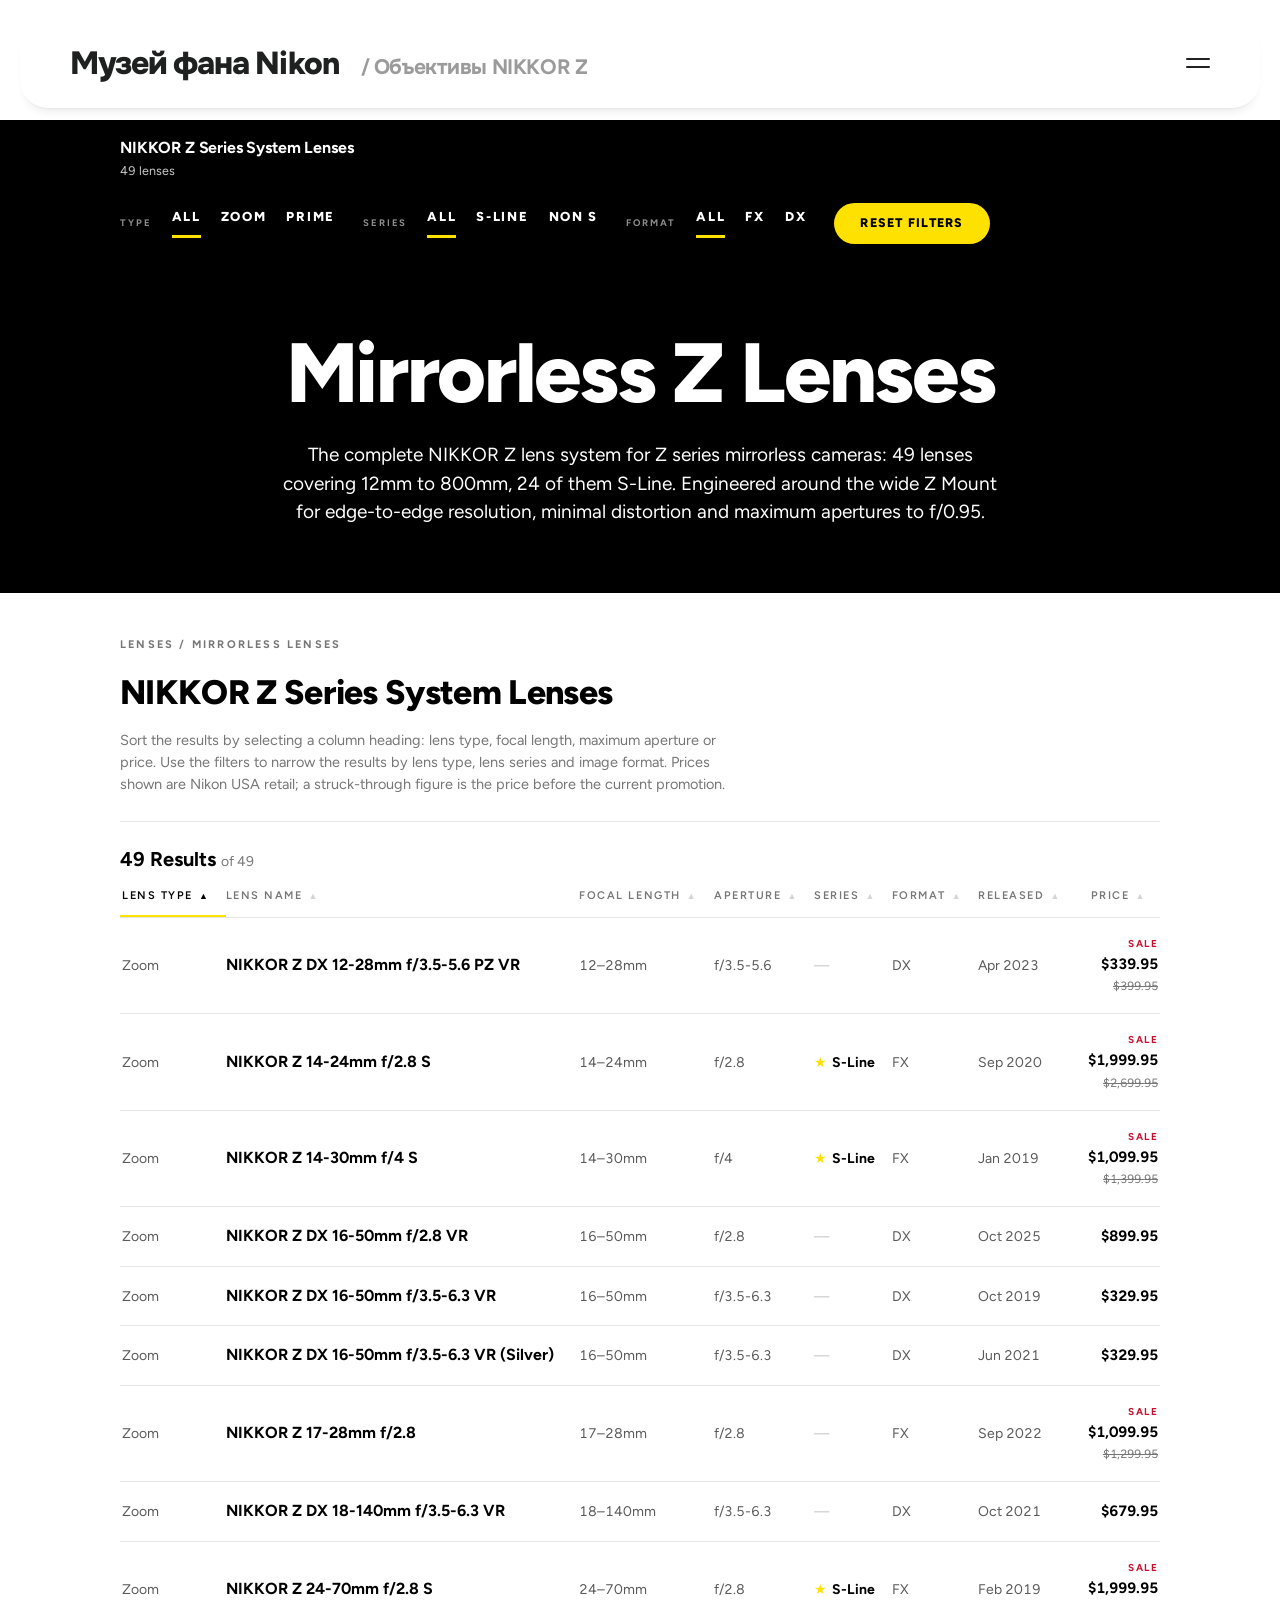
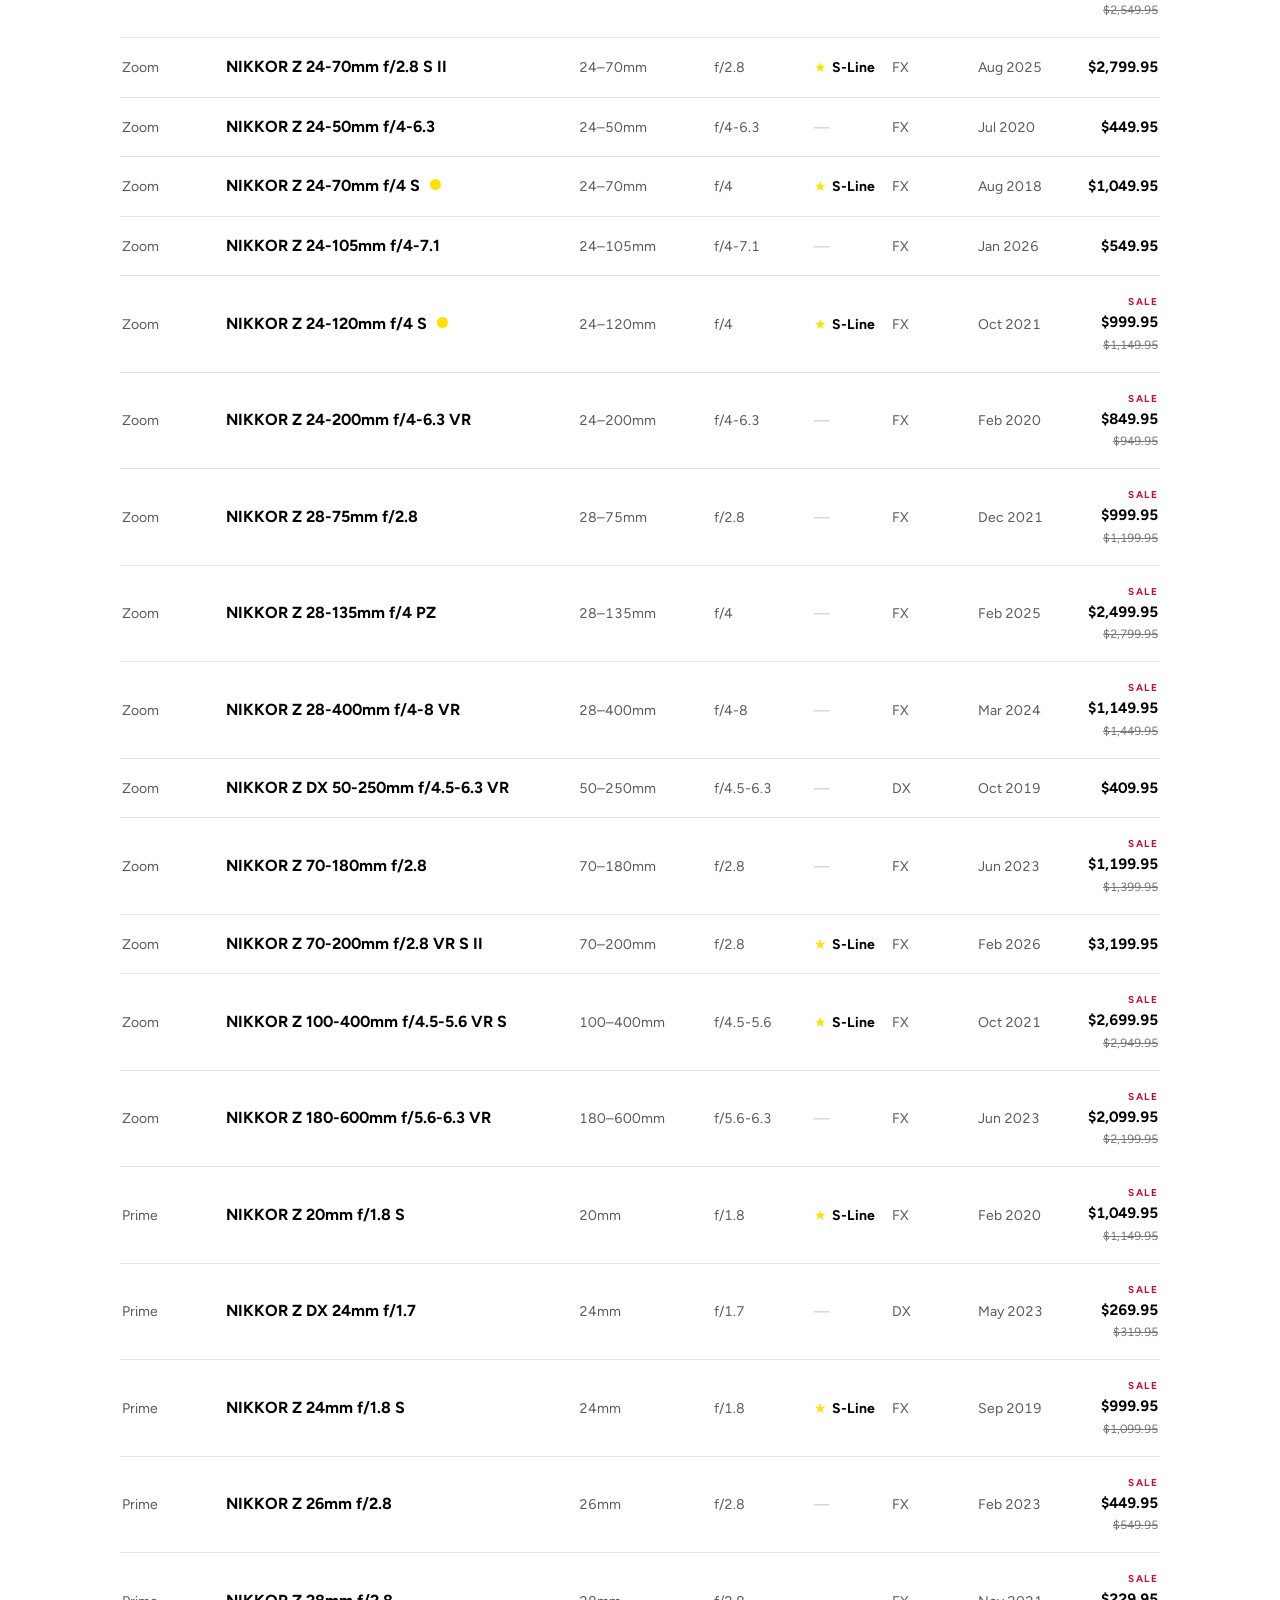
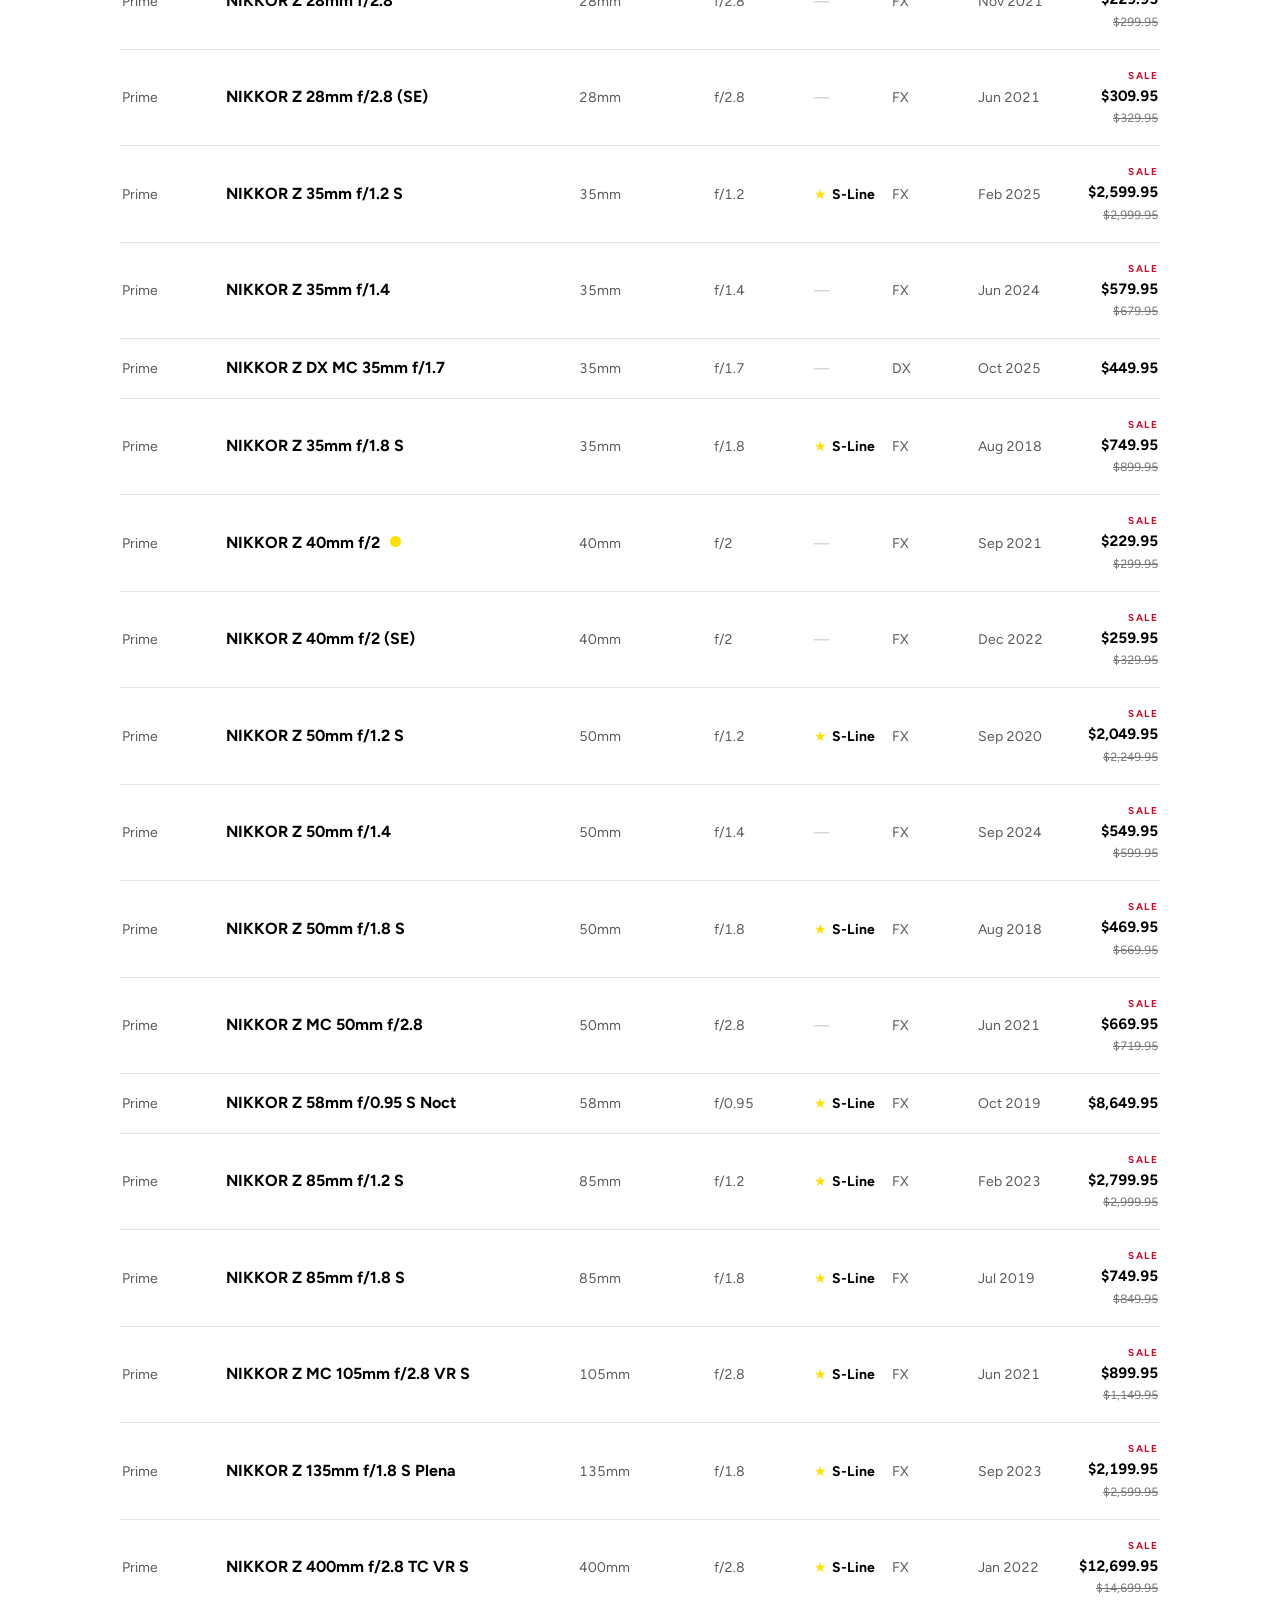
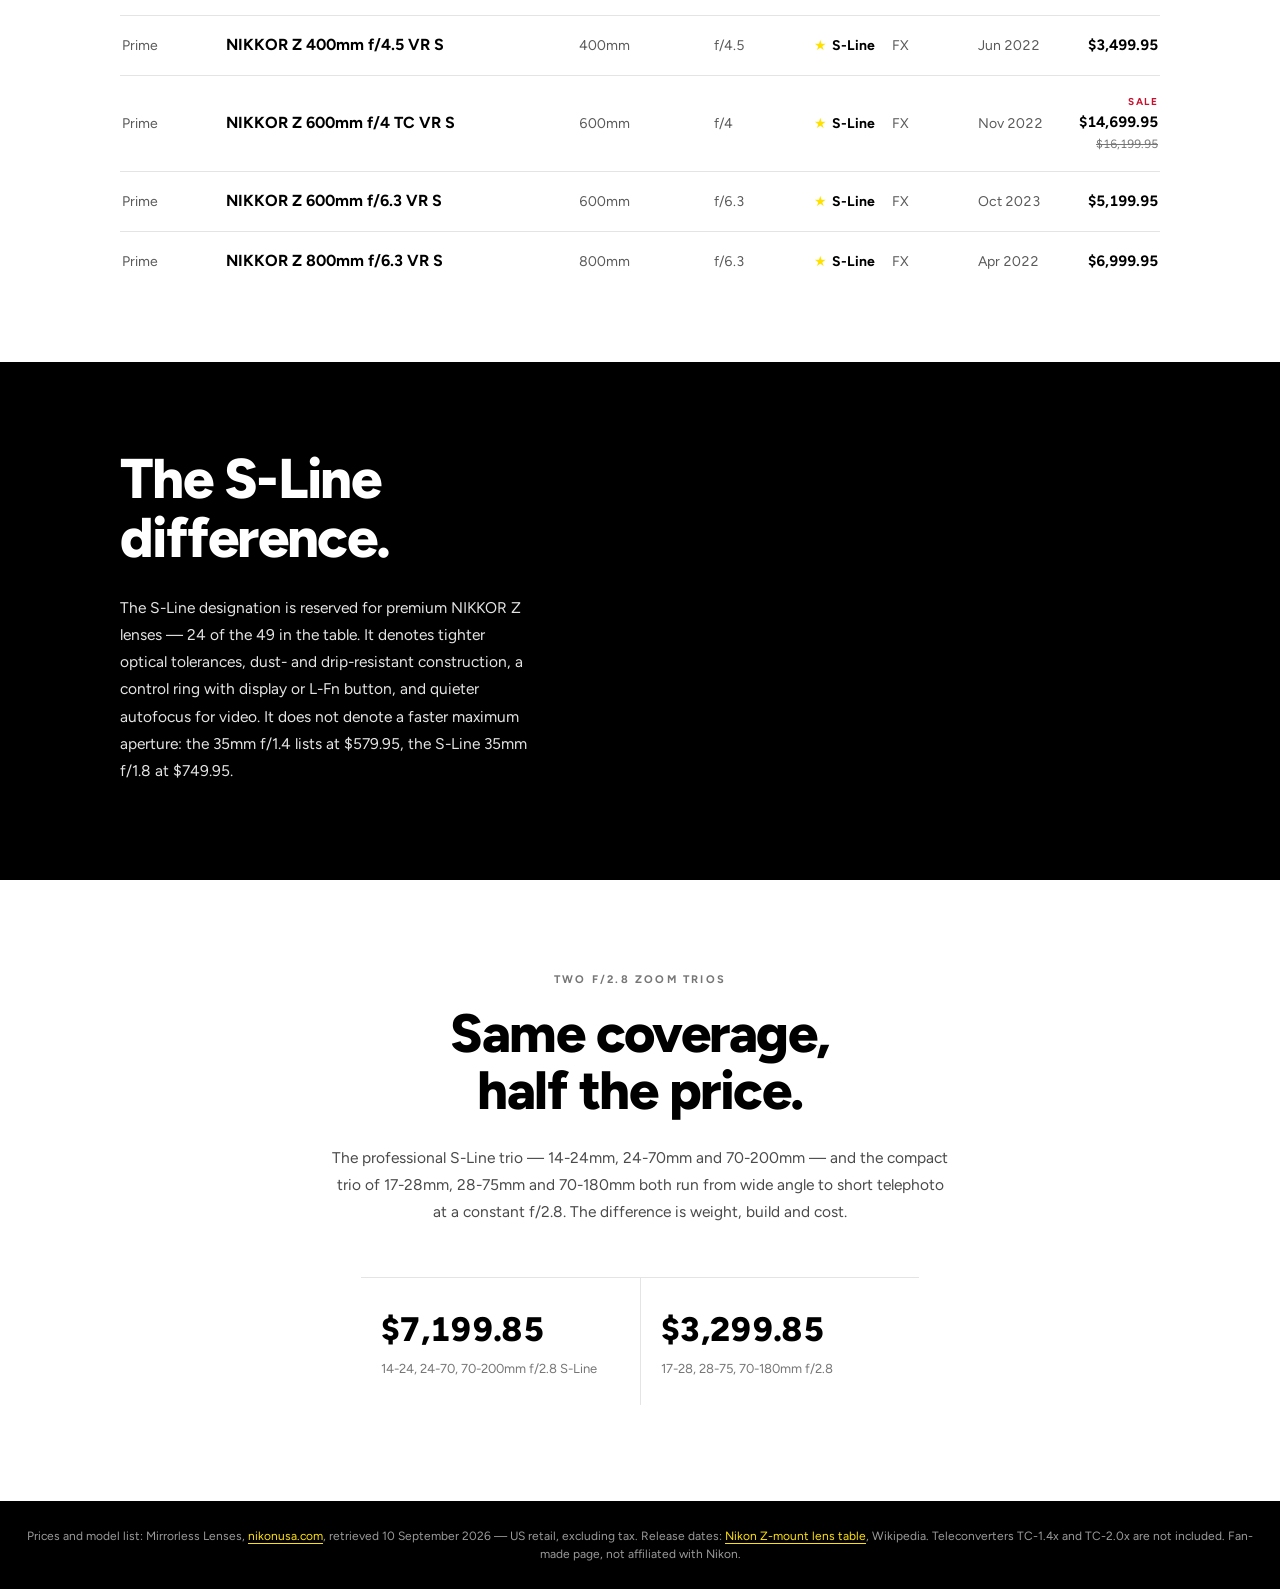
<file: index.html>
<!doctype html>
<html lang="en">
<head>
<meta charset="utf-8">
<meta name="viewport" content="width=device-width,initial-scale=1,viewport-fit=cover">
<meta name="color-scheme" content="light">
<title>NIKKOR Z System Lenses</title>
<meta name="description" content="All 49 NIKKOR Z lenses in one sortable table: type, focal length, aperture, series, format, release date and US price. A fan-made page.">
<link rel="preconnect" href="https://fonts.googleapis.com">
<link rel="preconnect" href="https://fonts.gstatic.com" crossorigin>
<link rel="stylesheet" href="https://fonts.googleapis.com/css2?family=Figtree:wght@400;500;600;700;800&family=Onest:wght@400;600;700;800&display=swap">
<style>
  /* base: the page was first published as a Claude artifact, whose shell set these */
  :root{color-scheme:light}
  body{margin:0;font-size:14px}
  img{max-width:100%}
  [hidden]{display:none!important}
</style>
<style>
  :root{
    color-scheme:light;
    --white:#FFFFFF;
    --ink:#000000;
    --grey-1:#F4F4F4;
    --grey-2:#E4E4E4;
    --grey-3:#767676;
    --yellow:#FFE100;
    --sale:#C8102E;
    --dark:#1D1D1D;
  }
  *{box-sizing:border-box}
  html,body{background:var(--white)}
  body{
    color:var(--ink);
    font-family:"Figtree","Helvetica Neue",Helvetica,Arial,sans-serif;
    line-height:1.5;
    -webkit-font-smoothing:antialiased;
  }

  .navbar{position:sticky;top:0;z-index:20;background:var(--ink);color:var(--white)}
  .navbar-inner{
    max-width:1080px;margin:0 auto;padding:12px 20px;
    display:flex;align-items:center;gap:22px;flex-wrap:wrap;justify-content:space-between;
    padding-top:16px;
  }
  .brand strong{display:block;font-size:16px;font-weight:700;letter-spacing:-.01em}
  .brand span{display:block;font-size:12.5px;color:#C9C9C9;margin-top:2px;font-variant-numeric:tabular-nums}
  .navgroups{display:flex;align-items:center;gap:28px;flex-wrap:wrap}
  .navgroup{display:flex;align-items:center;gap:20px}
  .glabel{font-size:9.5px;letter-spacing:.2em;text-transform:uppercase;color:#8C8C8C;font-weight:700}
  .navitem{
    background:none;border:none;color:var(--white);font:inherit;font-size:13px;font-weight:800;
    letter-spacing:.13em;text-transform:uppercase;padding:2px 0 10px;cursor:pointer;
    border-bottom:3px solid transparent;line-height:1.1;
  }
  .navitem:hover{color:var(--yellow)}
  .navitem[aria-pressed="true"]{border-bottom-color:var(--yellow)}
  .navitem:focus-visible{outline:2px solid var(--yellow);outline-offset:3px}
  .pill{
    background:var(--yellow);color:var(--ink);border:none;border-radius:999px;
    padding:11px 26px;font:inherit;font-size:12.5px;font-weight:800;letter-spacing:.1em;
    text-transform:uppercase;cursor:pointer;white-space:nowrap;
  }
  .pill:hover{background:#F5D700}
  .pill:focus-visible{outline:2px solid var(--white);outline-offset:3px}

  .hero{background:var(--ink);color:var(--white);padding:74px 20px 66px;text-align:center}
  .hero h1{
    font-size:clamp(40px,7.4vw,84px);font-weight:800;line-height:1.02;letter-spacing:-.028em;
    margin:0 auto;max-width:16ch;text-wrap:balance;
  }
  .hero p{
    margin:26px auto 0;max-width:60ch;font-size:clamp(15px,1.6vw,19px);
    color:var(--white);font-weight:400;
  }
  .hero a{color:var(--yellow);text-decoration:underline;text-underline-offset:3px}
  .hero .fine{margin-top:22px;font-size:12.5px;color:#B9B9B9;max-width:76ch}

  .wrap{max-width:1080px;margin:0 auto;padding:0 20px 0}

  header{padding:44px 0 26px;border-bottom:1px solid var(--grey-2)}
  h2.section{
    font-size:clamp(24px,3.4vw,34px);font-weight:800;letter-spacing:-.02em;
    margin:0 0 12px;text-wrap:balance;
  }
  .lede{max-width:70ch;color:var(--grey-3);font-size:14.5px;margin:0}
  .kicker{
    font-size:11px;letter-spacing:.2em;text-transform:uppercase;color:var(--grey-3);
    font-weight:700;margin-bottom:14px;
  }

  .barline{
    display:flex;align-items:baseline;justify-content:space-between;gap:16px;flex-wrap:wrap;
    padding:22px 0 14px;
  }
  .results{font-size:20px;font-weight:700}
  .results span{color:var(--grey-3);font-weight:400;font-size:14px}


  .tablebox{overflow-x:auto}
  table{border-collapse:collapse;width:100%;min-width:760px}
  th,td{text-align:left;padding:18px 14px 18px 0;white-space:nowrap;vertical-align:middle}
  th:first-child,td:first-child{padding-left:2px}
  thead th{
    padding-top:0;padding-bottom:12px;
    font-size:11px;letter-spacing:.14em;text-transform:uppercase;font-weight:600;color:var(--grey-3);
    cursor:pointer;user-select:none;border-bottom:1px solid var(--grey-2);
  }
  thead th .arrow{margin-left:6px;font-size:9px}
  thead th[data-active="1"]{color:var(--ink);box-shadow:inset 0 -2px 0 var(--yellow)}
  thead th:hover{color:var(--ink)}
  thead th:focus-visible{outline:2px solid var(--ink);outline-offset:-2px}
  tbody td{border-bottom:1px solid var(--grey-2);font-size:14px;color:#5A5A5A}
  tbody tr:last-child td{border-bottom:none}
  tbody tr:hover td{background:#FCFCFC}
  td.name{white-space:normal;min-width:230px;width:34%;font-weight:700;font-size:16px;color:var(--ink);line-height:1.3}
  .num{font-variant-numeric:tabular-nums}
  td.price{font-variant-numeric:tabular-nums;font-weight:700;font-size:15px;color:var(--ink);text-align:right;padding-right:2px}
  td.price small{display:block;font-weight:400;font-size:12px;color:var(--grey-3);text-decoration:line-through;margin-top:2px}
  .saletag{
    display:block;font-size:10px;font-weight:700;letter-spacing:.14em;color:var(--sale);margin-bottom:2px;
  }
  .sline{font-weight:700;color:var(--ink)}
  .sline::before{content:"★";color:var(--yellow);margin-right:5px;font-weight:400}
  .dash{color:#C4C4C4}
  .owned{
    display:inline-block;width:11px;height:11px;border-radius:50%;
    background:var(--yellow);margin-left:10px;vertical-align:1px;
  }

  .panel-dark{background:var(--ink);color:var(--white);margin-top:72px;padding:88px 0 96px}
  .panel-dark .col{max-width:46ch}
  .panel-dark h2{
    font-size:clamp(32px,5.2vw,56px);font-weight:800;line-height:1.05;letter-spacing:-.028em;
    margin:0 0 26px;max-width:12ch;text-wrap:balance;
  }
  .panel-dark p{margin:0;font-size:15.5px;line-height:1.75;color:#E4E4E4}

  .panel-light{background:var(--white);padding:92px 0 96px;text-align:center}
  .panel-light h2{
    font-size:clamp(30px,5vw,54px);font-weight:800;line-height:1.05;letter-spacing:-.028em;
    margin:0 auto 24px;max-width:18ch;text-wrap:balance;
  }
  .panel-light p{margin:0 auto;max-width:62ch;font-size:15.5px;line-height:1.75;color:#4A4A4A}
  .panel-light .kicker{margin-bottom:18px}
  .figure{
    margin:52px auto 0;max-width:62ch;display:grid;grid-template-columns:1fr 1fr;
    border-top:1px solid var(--grey-2);
  }
  .figure div{padding:26px 20px;text-align:left}
  .figure div + div{border-left:1px solid var(--grey-2)}
  .figure b{display:block;font-size:clamp(24px,3.4vw,34px);font-weight:800;letter-spacing:-.02em;font-variant-numeric:tabular-nums}
  .figure span{font-size:13px;color:var(--grey-3);display:block;margin-top:4px}

  footer{background:var(--ink);color:#9A9A9A;font-size:12px;padding:26px 20px;text-align:center}
  footer a{color:var(--yellow);text-decoration:underline;text-underline-offset:3px}

  @media (max-width:620px){
    .figure{grid-template-columns:1fr}
    .figure div + div{border-left:none;border-top:1px solid var(--grey-2)}
    .figure div{padding-left:0}
  }
  @media (prefers-reduced-motion:reduce){*{transition:none!important;animation:none!important}}
</style>
<link rel="stylesheet" href="assets/menu.css">
<style>
  /* the filter bar sticks under the site menu on wide screens; on narrow screens it wraps into many rows, so it scrolls away */
  @media (min-width:900px){ .navbar{top:120px} }
  @media (max-width:899px){ .navbar{position:relative} }
  #lenses,#sline,#trios{scroll-margin-top:210px}
  @media (max-width:899px){ #lenses,#sline,#trios{scroll-margin-top:100px} }
</style>
</head>
<body>
<div class="mz-backdrop" id="mz-back"></div>
<div class="mz" id="mz" lang="ru">
  <div class="mz-row">
    <div class="mz-name">
      <a class="mz-logo" href="index.html">Музей фана Nikon</a>
      <span class="mz-page"><span class="mz-slash">/ </span>Объективы NIKKOR Z</span>
    </div>
    <button class="mz-burger" id="mz-burger" type="button" aria-expanded="false" aria-controls="mz-panel" aria-label="Открыть меню"><span></span><span></span></button>
  </div>
  <nav class="mz-panel" id="mz-panel" aria-label="Меню сайта">
    <div class="mz-in">
      <div class="mz-grid">
        <div class="mz-col">
          <p class="mz-h">Разделы</p>
        <a class="mz-link" href="index.html" aria-current="page">Объективы NIKKOR Z</a>
        <a class="mz-link" href="straps.html">Ремни репортёров</a>
        </div>
        <div class="mz-col">
          <p class="mz-h">На этой странице</p>
        <a class="mz-link" href="#lenses">Таблица объективов</a>
        <a class="mz-link" href="#sline">Что значит S-Line</a>
        <a class="mz-link" href="#trios">Две тройки f/2.8</a>
        </div>
        <div class="mz-col mz-fig">
          <b>49</b>
          <span>объективов в таблице, 24 из них S-Line</span>
        </div>
      </div>
      <a class="mz-cta" href="straps.html">
        <span class="mz-cta-t">Ремни репортёров</span>
        <span class="mz-cta-go"><span class="mz-go-t">Открыть страницу</span><span class="mz-arr" aria-hidden="true"><svg viewBox="0 0 24 24"><path d="M8 4l8 8-8 8" fill="none" stroke="currentColor" stroke-width="3.4" stroke-linecap="butt" stroke-linejoin="miter"/></svg></span></span>
        <span class="mz-cta-cur"><canvas aria-hidden="true"></canvas><span class="mz-cta-s">От Кореи до Z9</span><span class="mz-arr" aria-hidden="true"><svg viewBox="0 0 24 24"><path d="M8 4l8 8-8 8" fill="none" stroke="currentColor" stroke-width="3.4" stroke-linecap="butt" stroke-linejoin="miter"/></svg></span></span>
      </a>
    </div>
  </nav>
</div>

<div class="navbar">
  <div class="navbar-inner">
    <div class="brand">
      <strong>NIKKOR Z Series System Lenses</strong>
      <span id="brandCount">49 lenses</span>
    </div>
    <div class="navgroups">
      <div class="navgroup" id="segType">
        <span class="glabel">Type</span>
        <button class="navitem" data-v="all" aria-pressed="true">All</button>
        <button class="navitem" data-v="zoom" aria-pressed="false">Zoom</button>
        <button class="navitem" data-v="prime" aria-pressed="false">Prime</button>
      </div>
      <div class="navgroup" id="segLine">
        <span class="glabel">Series</span>
        <button class="navitem" data-v="all" aria-pressed="true">All</button>
        <button class="navitem" data-v="s" aria-pressed="false">S-Line</button>
        <button class="navitem" data-v="nons" aria-pressed="false">Non S</button>
      </div>
      <div class="navgroup" id="segFmt">
        <span class="glabel">Format</span>
        <button class="navitem" data-v="all" aria-pressed="true">All</button>
        <button class="navitem" data-v="FX" aria-pressed="false">FX</button>
        <button class="navitem" data-v="DX" aria-pressed="false">DX</button>
      </div>
      <button class="pill" id="reset">Reset filters</button>
    </div>
  </div>
</div>

<div class="hero">
  <h1>Mirrorless Z Lenses</h1>
  <p>The complete NIKKOR Z lens system for Z series mirrorless cameras: 49 lenses covering 12mm to 800mm, 24 of them S-Line. Engineered around the wide Z Mount for edge-to-edge resolution, minimal distortion and maximum apertures to f/0.95.</p>
</div>

<div class="wrap">
  <header id="lenses">
    <div class="kicker">Lenses / Mirrorless Lenses</div>
    <h2 class="section">NIKKOR Z Series System Lenses</h2>
    <p class="lede">Sort the results by selecting a column heading: lens type, focal length, maximum aperture or price. Use the filters to narrow the results by lens type, lens series and image format. Prices shown are Nikon USA retail; a struck-through figure is the price before the current promotion.</p>
  </header>

  <div class="barline">
    <div class="results" id="count"></div>
  </div>

  <div class="tablebox">
    <table>
      <thead>
        <tr>
          <th data-k="type" tabindex="0">Lens Type<span class="arrow">▲</span></th>
          <th data-k="name" tabindex="0">Lens Name<span class="arrow">▲</span></th>
          <th data-k="focal" tabindex="0">Focal Length<span class="arrow">▲</span></th>
          <th data-k="ap" tabindex="0">Aperture<span class="arrow">▲</span></th>
          <th data-k="line" tabindex="0">Series<span class="arrow">▲</span></th>
          <th data-k="fmt" tabindex="0">Format<span class="arrow">▲</span></th>
          <th data-k="rel" tabindex="0">Released<span class="arrow">▲</span></th>
          <th data-k="price" tabindex="0" style="text-align:right">Price<span class="arrow">▲</span></th>
        </tr>
      </thead>
      <tbody id="tb"></tbody>
    </table>
  </div>

</div>

<div class="panel-dark" id="sline">
  <div class="wrap">
    <div class="col">
      <h2>The S-Line difference.</h2>
      <p>The S-Line designation is reserved for premium NIKKOR Z lenses — 24 of the 49 in the table. It denotes tighter optical tolerances, dust- and drip-resistant construction, a control ring with display or L-Fn button, and quieter autofocus for video. It does not denote a faster maximum aperture: the 35mm f/1.4 lists at $579.95, the S-Line 35mm f/1.8 at $749.95.</p>
    </div>
  </div>
</div>

<div class="panel-light" id="trios">
  <div class="wrap">
    <div class="kicker">Two f/2.8 zoom trios</div>
    <h2>Same coverage, half the price.</h2>
    <p>The professional S-Line trio — 14-24mm, 24-70mm and 70-200mm — and the compact trio of 17-28mm, 28-75mm and 70-180mm both run from wide angle to short telephoto at a constant f/2.8. The difference is weight, build and cost.</p>
    <div class="figure">
      <div><b>$7,199.85</b><span>14-24, 24-70, 70-200mm f/2.8 S-Line</span></div>
      <div><b>$3,299.85</b><span>17-28, 28-75, 70-180mm f/2.8</span></div>
    </div>
  </div>
</div>

<footer>Prices and model list: Mirrorless Lenses, <a href="https://www.nikonusa.com/lenses/mirrorless-lenses" target="_blank" rel="noopener">nikonusa.com</a>, retrieved 10 September 2026 — US retail, excluding tax. Release dates: <a href="https://en.wikipedia.org/wiki/Nikon_Z-mount" target="_blank" rel="noopener">Nikon Z-mount lens table</a>, Wikipedia. Teleconverters TC-1.4x and TC-2.0x are not included. Fan-made page, not affiliated with Nikon.</footer>

<script>
const D=[
 ["zoom","NIKKOR Z DX 12-28mm f/3.5-5.6 PZ VR",12,28,3.5,"f/3.5-5.6",0,"DX",339.95,399.95],
 ["zoom","NIKKOR Z 14-24mm f/2.8 S",14,24,2.8,"f/2.8",1,"FX",1999.95,2699.95],
 ["zoom","NIKKOR Z 14-30mm f/4 S",14,30,4,"f/4",1,"FX",1099.95,1399.95],
 ["zoom","NIKKOR Z DX 16-50mm f/2.8 VR",16,50,2.8,"f/2.8",0,"DX",899.95,0],
 ["zoom","NIKKOR Z DX 16-50mm f/3.5-6.3 VR",16,50,3.5,"f/3.5-6.3",0,"DX",329.95,0],
 ["zoom","NIKKOR Z DX 16-50mm f/3.5-6.3 VR (Silver)",16,50,3.5,"f/3.5-6.3",0,"DX",329.95,0],
 ["zoom","NIKKOR Z 17-28mm f/2.8",17,28,2.8,"f/2.8",0,"FX",1099.95,1299.95],
 ["zoom","NIKKOR Z DX 18-140mm f/3.5-6.3 VR",18,140,3.5,"f/3.5-6.3",0,"DX",679.95,0],
 ["prime","NIKKOR Z 20mm f/1.8 S",20,20,1.8,"f/1.8",1,"FX",1049.95,1149.95],
 ["zoom","NIKKOR Z 24-50mm f/4-6.3",24,50,4,"f/4-6.3",0,"FX",449.95,0],
 ["zoom","NIKKOR Z 24-70mm f/4 S",24,70,4,"f/4",1,"FX",1049.95,0],
 ["zoom","NIKKOR Z 24-70mm f/2.8 S",24,70,2.8,"f/2.8",1,"FX",1999.95,2549.95],
 ["zoom","NIKKOR Z 24-70mm f/2.8 S II",24,70,2.8,"f/2.8",1,"FX",2799.95,0],
 ["zoom","NIKKOR Z 24-105mm f/4-7.1",24,105,4,"f/4-7.1",0,"FX",549.95,0],
 ["zoom","NIKKOR Z 24-120mm f/4 S",24,120,4,"f/4",1,"FX",999.95,1149.95],
 ["zoom","NIKKOR Z 24-200mm f/4-6.3 VR",24,200,4,"f/4-6.3",0,"FX",849.95,949.95],
 ["prime","NIKKOR Z 24mm f/1.8 S",24,24,1.8,"f/1.8",1,"FX",999.95,1099.95],
 ["prime","NIKKOR Z DX 24mm f/1.7",24,24,1.7,"f/1.7",0,"DX",269.95,319.95],
 ["prime","NIKKOR Z 26mm f/2.8",26,26,2.8,"f/2.8",0,"FX",449.95,549.95],
 ["zoom","NIKKOR Z 28-75mm f/2.8",28,75,2.8,"f/2.8",0,"FX",999.95,1199.95],
 ["zoom","NIKKOR Z 28-135mm f/4 PZ",28,135,4,"f/4",0,"FX",2499.95,2799.95],
 ["zoom","NIKKOR Z 28-400mm f/4-8 VR",28,400,4,"f/4-8",0,"FX",1149.95,1449.95],
 ["prime","NIKKOR Z 28mm f/2.8",28,28,2.8,"f/2.8",0,"FX",229.95,299.95],
 ["prime","NIKKOR Z 28mm f/2.8 (SE)",28,28,2.8,"f/2.8",0,"FX",309.95,329.95],
 ["prime","NIKKOR Z 35mm f/1.2 S",35,35,1.2,"f/1.2",1,"FX",2599.95,2999.95],
 ["prime","NIKKOR Z 35mm f/1.4",35,35,1.4,"f/1.4",0,"FX",579.95,679.95],
 ["prime","NIKKOR Z 35mm f/1.8 S",35,35,1.8,"f/1.8",1,"FX",749.95,899.95],
 ["prime","NIKKOR Z DX MC 35mm f/1.7",35,35,1.7,"f/1.7",0,"DX",449.95,0],
 ["prime","NIKKOR Z 40mm f/2",40,40,2,"f/2",0,"FX",229.95,299.95],
 ["prime","NIKKOR Z 40mm f/2 (SE)",40,40,2,"f/2",0,"FX",259.95,329.95],
 ["zoom","NIKKOR Z DX 50-250mm f/4.5-6.3 VR",50,250,4.5,"f/4.5-6.3",0,"DX",409.95,0],
 ["prime","NIKKOR Z 50mm f/1.2 S",50,50,1.2,"f/1.2",1,"FX",2049.95,2249.95],
 ["prime","NIKKOR Z 50mm f/1.4",50,50,1.4,"f/1.4",0,"FX",549.95,599.95],
 ["prime","NIKKOR Z 50mm f/1.8 S",50,50,1.8,"f/1.8",1,"FX",469.95,669.95],
 ["prime","NIKKOR Z MC 50mm f/2.8",50,50,2.8,"f/2.8",0,"FX",669.95,719.95],
 ["prime","NIKKOR Z 58mm f/0.95 S Noct",58,58,0.95,"f/0.95",1,"FX",8649.95,0],
 ["zoom","NIKKOR Z 70-180mm f/2.8",70,180,2.8,"f/2.8",0,"FX",1199.95,1399.95],
 ["zoom","NIKKOR Z 70-200mm f/2.8 VR S II",70,200,2.8,"f/2.8",1,"FX",3199.95,0],
 ["prime","NIKKOR Z 85mm f/1.2 S",85,85,1.2,"f/1.2",1,"FX",2799.95,2999.95],
 ["prime","NIKKOR Z 85mm f/1.8 S",85,85,1.8,"f/1.8",1,"FX",749.95,849.95],
 ["zoom","NIKKOR Z 100-400mm f/4.5-5.6 VR S",100,400,4.5,"f/4.5-5.6",1,"FX",2699.95,2949.95],
 ["prime","NIKKOR Z MC 105mm f/2.8 VR S",105,105,2.8,"f/2.8",1,"FX",899.95,1149.95],
 ["prime","NIKKOR Z 135mm f/1.8 S Plena",135,135,1.8,"f/1.8",1,"FX",2199.95,2599.95],
 ["zoom","NIKKOR Z 180-600mm f/5.6-6.3 VR",180,600,5.6,"f/5.6-6.3",0,"FX",2099.95,2199.95],
 ["prime","NIKKOR Z 400mm f/2.8 TC VR S",400,400,2.8,"f/2.8",1,"FX",12699.95,14699.95],
 ["prime","NIKKOR Z 400mm f/4.5 VR S",400,400,4.5,"f/4.5",1,"FX",3499.95,0],
 ["prime","NIKKOR Z 600mm f/4 TC VR S",600,600,4,"f/4",1,"FX",14699.95,16199.95],
 ["prime","NIKKOR Z 600mm f/6.3 VR S",600,600,6.3,"f/6.3",1,"FX",5199.95,0],
 ["prime","NIKKOR Z 800mm f/6.3 VR S",800,800,6.3,"f/6.3",1,"FX",6999.95,0]
].map(r=>({type:r[0],name:r[1],fmin:r[2],fmax:r[3],ap:r[4],apL:r[5],s:r[6],fmt:r[7],price:r[8],was:r[9]}));

const OWNED=["NIKKOR Z 24-70mm f/4 S","NIKKOR Z 24-120mm f/4 S","NIKKOR Z 40mm f/2"];
D.forEach(d=>{d.owned=OWNED.includes(d.name)});

const REL={
 "NIKKOR Z DX 12-28mm f/3.5-5.6 PZ VR":"2023-04-18",
 "NIKKOR Z 14-24mm f/2.8 S":"2020-09-16",
 "NIKKOR Z 14-30mm f/4 S":"2019-01-08",
 "NIKKOR Z DX 16-50mm f/2.8 VR":"2025-10-16",
 "NIKKOR Z DX 16-50mm f/3.5-6.3 VR":"2019-10-10",
 "NIKKOR Z DX 16-50mm f/3.5-6.3 VR (Silver)":"2021-06-29",
 "NIKKOR Z 17-28mm f/2.8":"2022-09-20",
 "NIKKOR Z DX 18-140mm f/3.5-6.3 VR":"2021-10-13",
 "NIKKOR Z 20mm f/1.8 S":"2020-02-11",
 "NIKKOR Z 24-50mm f/4-6.3":"2020-07-21",
 "NIKKOR Z 24-70mm f/4 S":"2018-08-23",
 "NIKKOR Z 24-70mm f/2.8 S":"2019-02-14",
 "NIKKOR Z 24-70mm f/2.8 S II":"2025-08-22",
 "NIKKOR Z 24-105mm f/4-7.1":"2026-01-07",
 "NIKKOR Z 24-120mm f/4 S":"2021-10-28",
 "NIKKOR Z 24-200mm f/4-6.3 VR":"2020-02-11",
 "NIKKOR Z 24mm f/1.8 S":"2019-09-04",
 "NIKKOR Z DX 24mm f/1.7":"2023-05-31",
 "NIKKOR Z 26mm f/2.8":"2023-02-07",
 "NIKKOR Z 28-75mm f/2.8":"2021-12-14",
 "NIKKOR Z 28-135mm f/4 PZ":"2025-02-13",
 "NIKKOR Z 28-400mm f/4-8 VR":"2024-03-27",
 "NIKKOR Z 28mm f/2.8":"2021-11-18",
 "NIKKOR Z 28mm f/2.8 (SE)":"2021-06-29",
 "NIKKOR Z 35mm f/1.2 S":"2025-02-05",
 "NIKKOR Z 35mm f/1.4":"2024-06-26",
 "NIKKOR Z 35mm f/1.8 S":"2018-08-23",
 "NIKKOR Z DX MC 35mm f/1.7":"2025-10-16",
 "NIKKOR Z 40mm f/2":"2021-09-14",
 "NIKKOR Z 40mm f/2 (SE)":"2022-12-14",
 "NIKKOR Z DX 50-250mm f/4.5-6.3 VR":"2019-10-10",
 "NIKKOR Z 50mm f/1.2 S":"2020-09-16",
 "NIKKOR Z 50mm f/1.4":"2024-09-10",
 "NIKKOR Z 50mm f/1.8 S":"2018-08-23",
 "NIKKOR Z MC 50mm f/2.8":"2021-06-02",
 "NIKKOR Z 58mm f/0.95 S Noct":"2019-10-10",
 "NIKKOR Z 70-180mm f/2.8":"2023-06-21",
 "NIKKOR Z 70-200mm f/2.8 VR S II":"2026-02-24",
 "NIKKOR Z 85mm f/1.2 S":"2023-02-07",
 "NIKKOR Z 85mm f/1.8 S":"2019-07-31",
 "NIKKOR Z 100-400mm f/4.5-5.6 VR S":"2021-10-28",
 "NIKKOR Z MC 105mm f/2.8 VR S":"2021-06-02",
 "NIKKOR Z 135mm f/1.8 S Plena":"2023-09-27",
 "NIKKOR Z 180-600mm f/5.6-6.3 VR":"2023-06-21",
 "NIKKOR Z 400mm f/2.8 TC VR S":"2022-01-19",
 "NIKKOR Z 400mm f/4.5 VR S":"2022-06-26",
 "NIKKOR Z 600mm f/4 TC VR S":"2022-11-02",
 "NIKKOR Z 600mm f/6.3 VR S":"2023-10-11",
 "NIKKOR Z 800mm f/6.3 VR S":"2022-04-06"
};
D.forEach(d=>{d.rel=REL[d.name]||""});
const MON=["Jan","Feb","Mar","Apr","May","Jun","Jul","Aug","Sep","Oct","Nov","Dec"];
const relL=d=>d.rel?MON[+d.rel.slice(5,7)-1]+" "+d.rel.slice(0,4):"—";

const F={type:"all",line:"all",fmt:"all"};
let sortKey="type", sortDir=1;

const money=n=>"$"+n.toLocaleString("en-US",{minimumFractionDigits:2,maximumFractionDigits:2});
const focalL=d=>d.fmin===d.fmax?d.fmin+"mm":d.fmin+"–"+d.fmax+"mm";

function pass(d){
  if(F.type!=="all"&&d.type!==F.type)return false;
  if(F.line==="s"&&!d.s)return false;
  if(F.line==="nons"&&d.s)return false;
  if(F.fmt!=="all"&&d.fmt!==F.fmt)return false;
  return true;
}
function keyOf(d){
  switch(sortKey){
    case "type":return [d.type==="prime"?1:0,d.fmin,d.ap];
    case "name":return [d.name.toLowerCase()];
    case "focal":return [d.fmin,d.fmax];
    case "ap":return [d.ap,d.fmin];
    case "line":return [d.s?0:1,d.fmin];
    case "fmt":return [d.fmt==="FX"?0:1,d.fmin];
    case "rel":return [d.rel||"9999",d.fmin];
    case "price":return [d.price];
  }
}
function cmp(a,b){
  const ka=keyOf(a),kb=keyOf(b);
  for(let i=0;i<ka.length;i++){
    if(ka[i]<kb[i])return -1*sortDir;
    if(ka[i]>kb[i])return 1*sortDir;
  }
  return 0;
}
function render(){
  const rows=D.filter(pass).sort(cmp);
  document.getElementById("tb").innerHTML=rows.map(d=>`
    <tr>
      <td>${d.type==="zoom"?"Zoom":"Prime"}</td>
      <td class="name">${d.name}${d.owned?'<span class="owned" title="Owned" aria-label="Owned"></span>':""}</td>
      <td class="num">${focalL(d)}</td>
      <td class="num">${d.apL}</td>
      <td>${d.s?'<span class="sline">S-Line</span>':'<span class="dash">—</span>'}</td>
      <td>${d.fmt}</td>
      <td class="num">${relL(d)}</td>
      <td class="price">${d.was?'<span class="saletag">SALE</span>'+money(d.price)+'<small>'+money(d.was)+'</small>':money(d.price)}</td>
    </tr>`).join("");
  document.getElementById("count").innerHTML=rows.length+" Results <span>of "+D.length+"</span>";
  document.getElementById("brandCount").textContent=rows.length+(rows.length===1?" lens":" lenses");
  document.querySelectorAll("thead th").forEach(th=>{
    const on=th.dataset.k===sortKey;
    th.dataset.active=on?"1":"0";
    th.querySelector(".arrow").textContent=on?(sortDir===1?"▲":"▼"):"▲";
    th.querySelector(".arrow").style.opacity=on?"1":".3";
  });
}
document.querySelectorAll("thead th").forEach(th=>{
  const go=()=>{
    if(sortKey===th.dataset.k)sortDir*=-1; else {sortKey=th.dataset.k;sortDir=1;}
    render();
  };
  th.addEventListener("click",go);
  th.addEventListener("keydown",e=>{if(e.key==="Enter"||e.key===" "){e.preventDefault();go();}});
});
[["segType","type"],["segLine","line"],["segFmt","fmt"]].forEach(([id,field])=>{
  const box=document.getElementById(id);
  box.addEventListener("click",e=>{
    const b=e.target.closest("button"); if(!b)return;
    F[field]=b.dataset.v;
    box.querySelectorAll("button").forEach(x=>x.setAttribute("aria-pressed",String(x===b)));
    render();
  });
});
document.getElementById("reset").addEventListener("click",()=>{
  F.type="all";F.line="all";F.fmt="all";
  document.querySelectorAll(".navgroup").forEach(g=>{
    g.querySelectorAll("button").forEach(x=>x.setAttribute("aria-pressed",String(x.dataset.v==="all")));
  });
  render();
});
render();
</script>
<script src="assets/menu.js"></script>
</body>
</html>
</file>
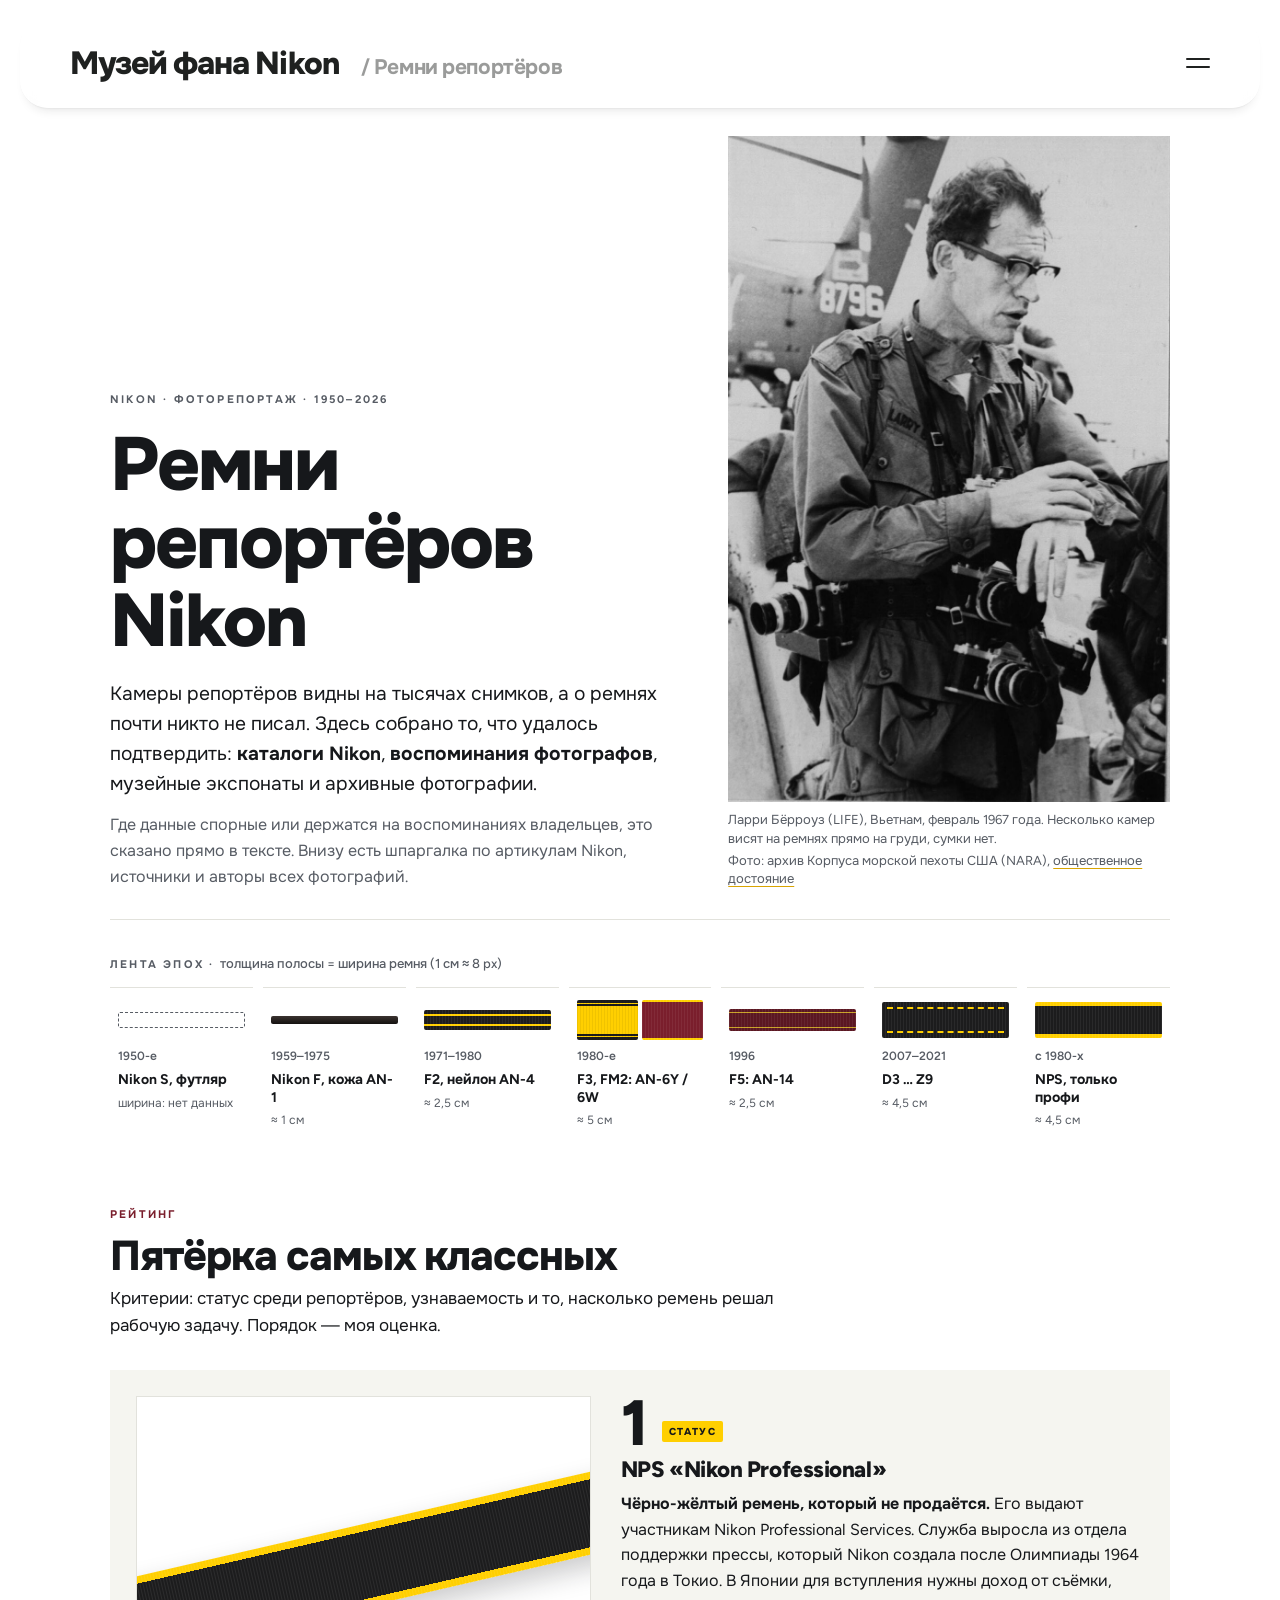
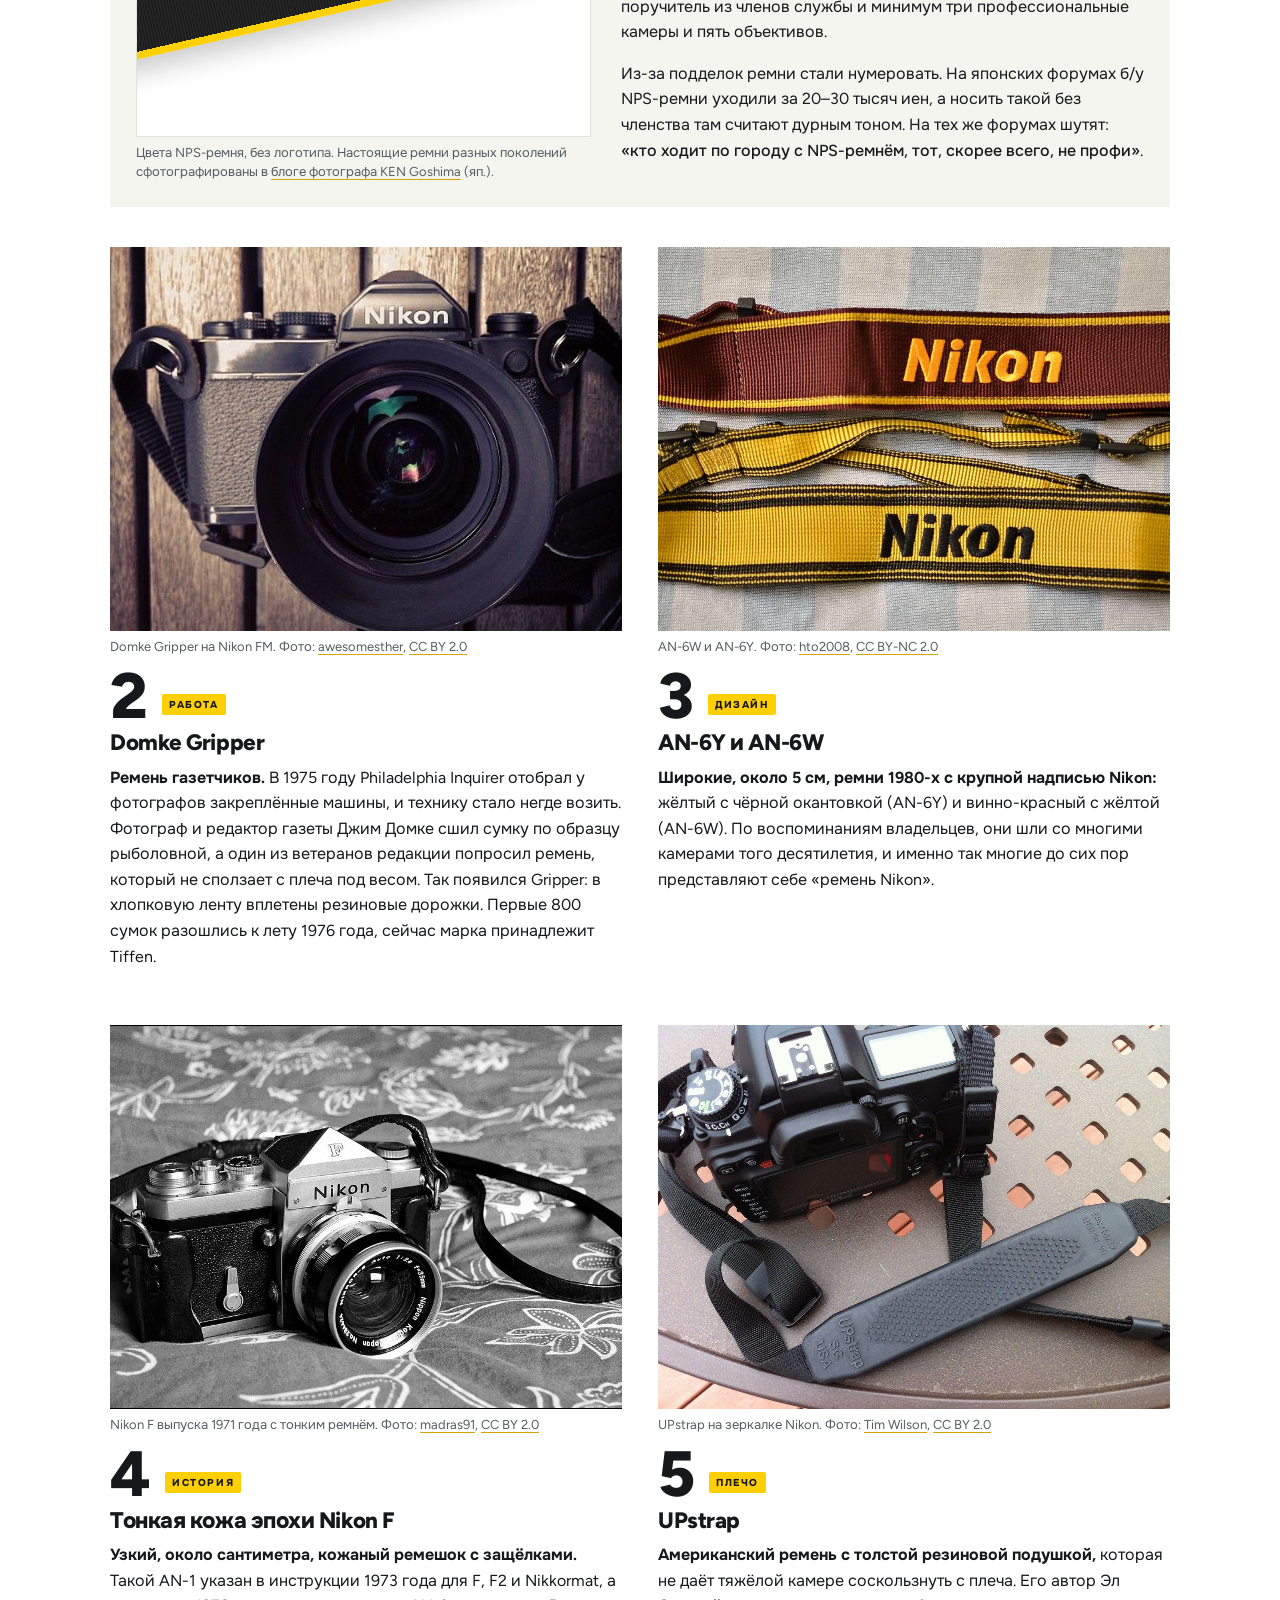
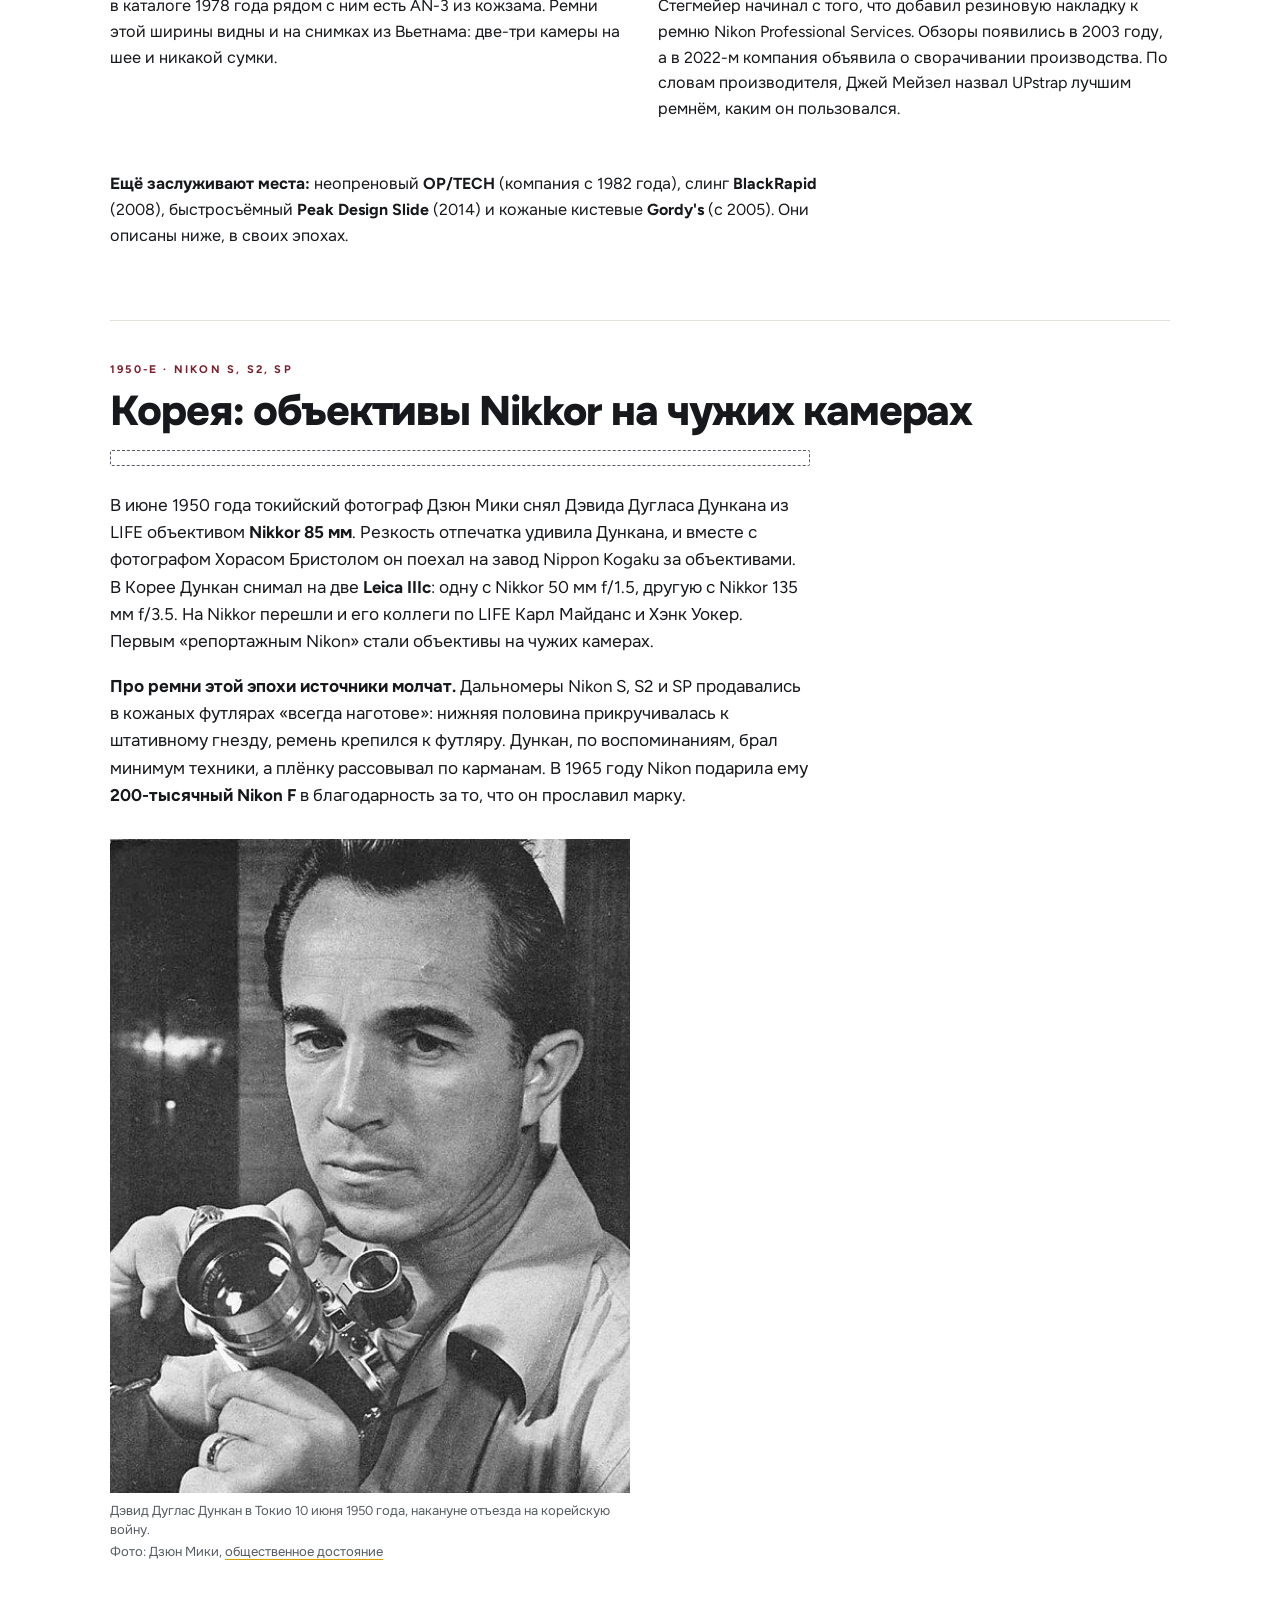
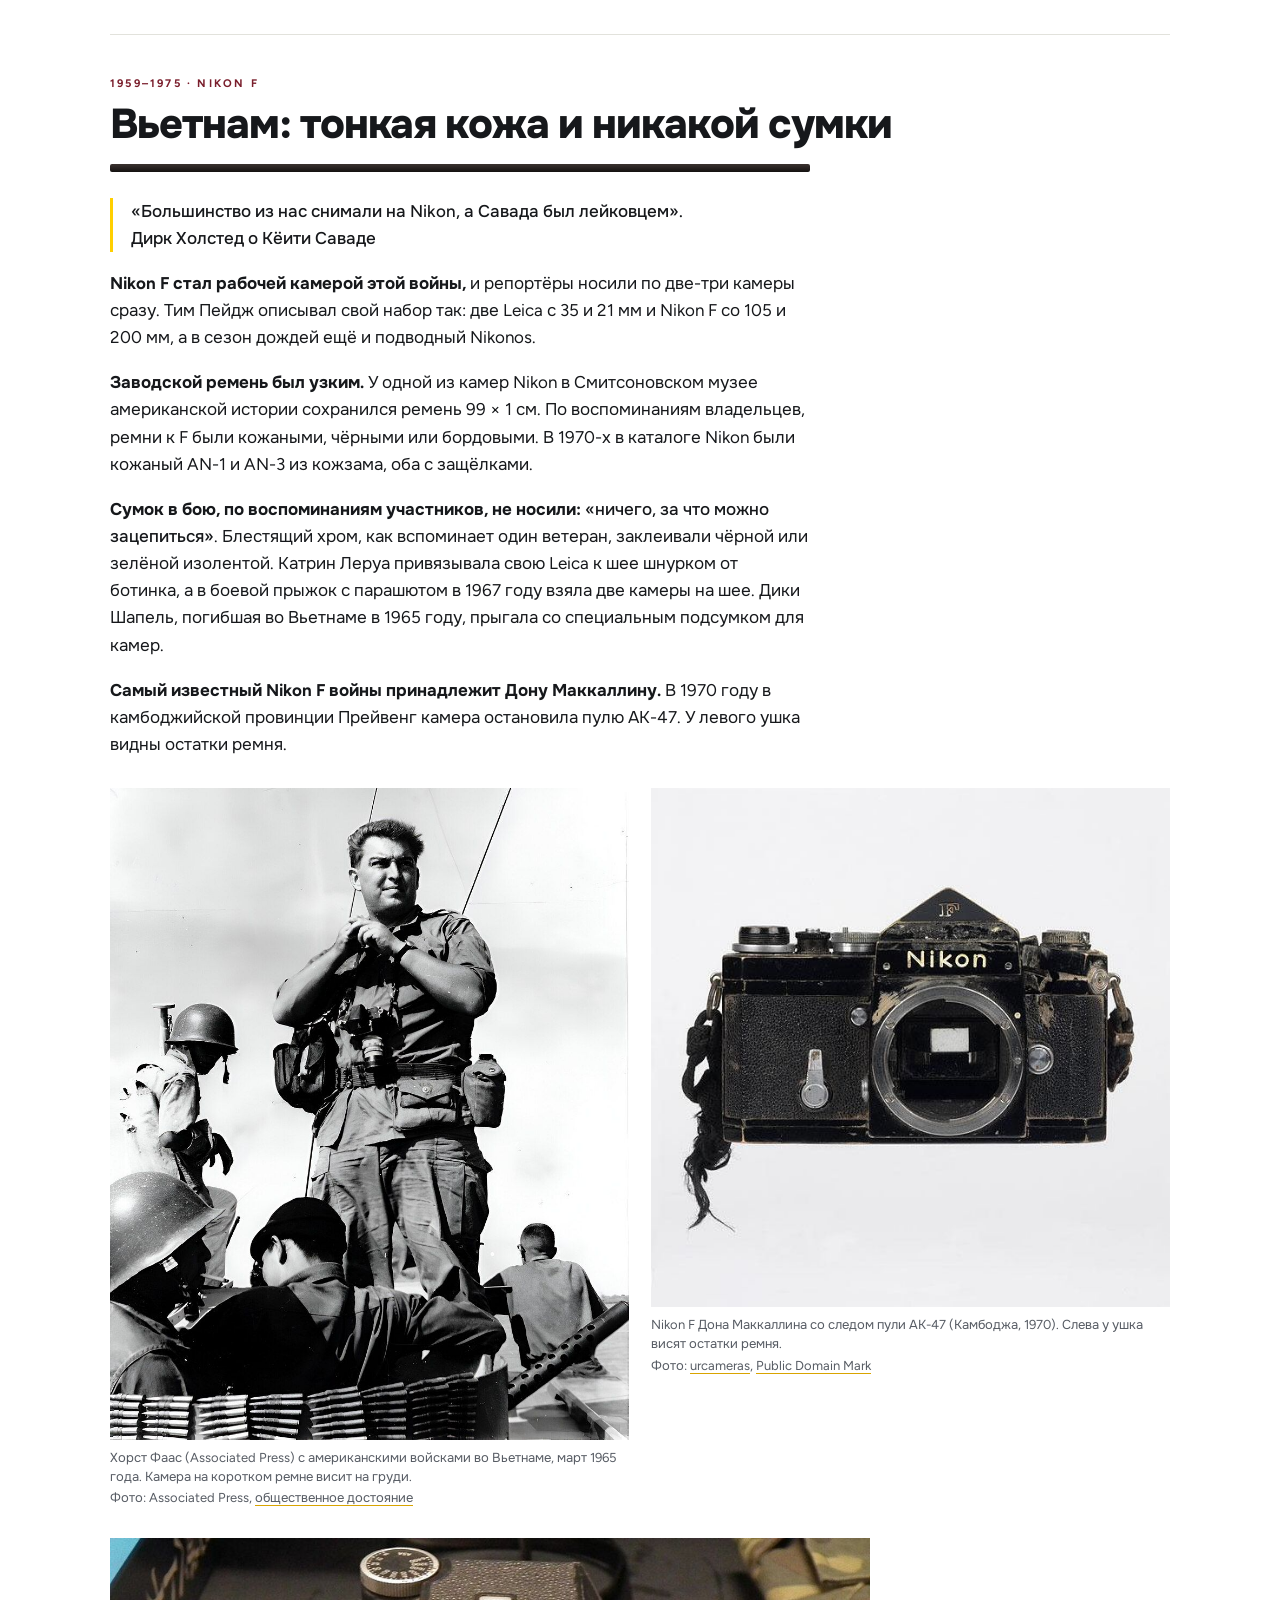
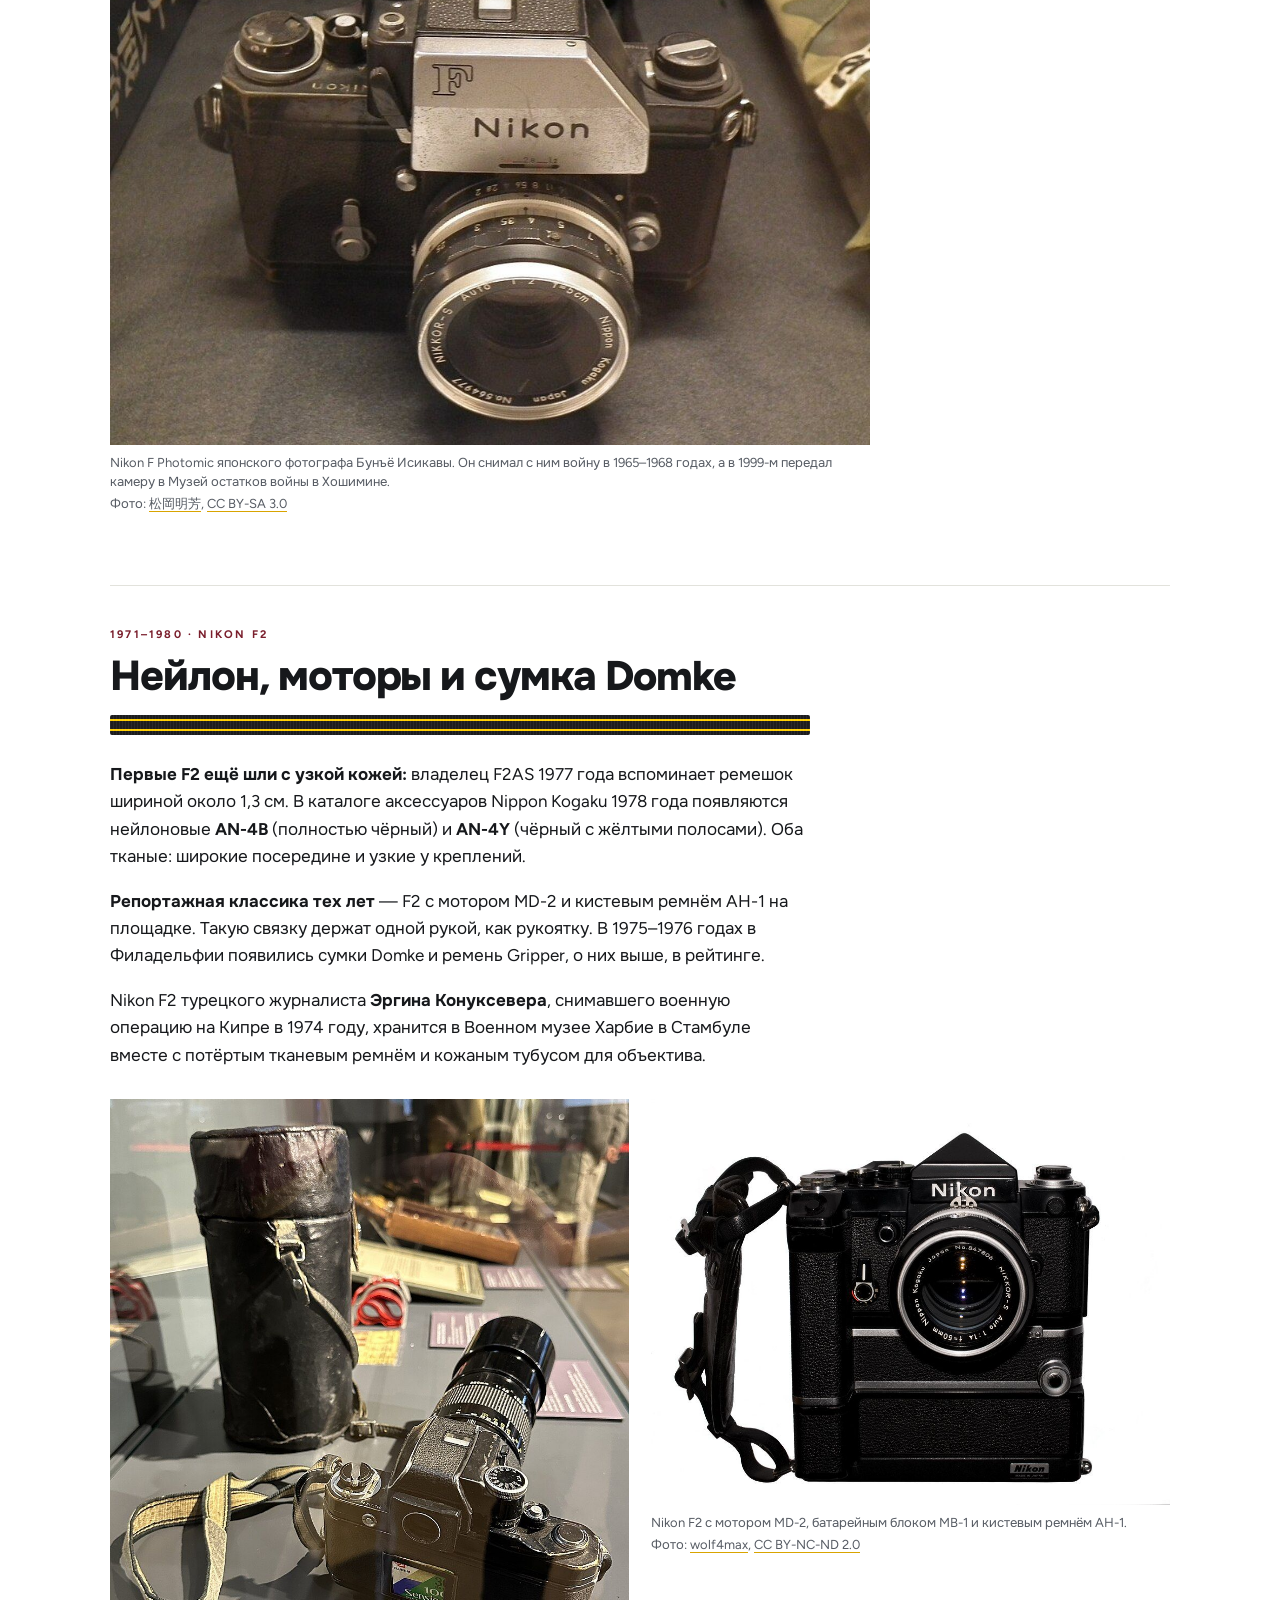
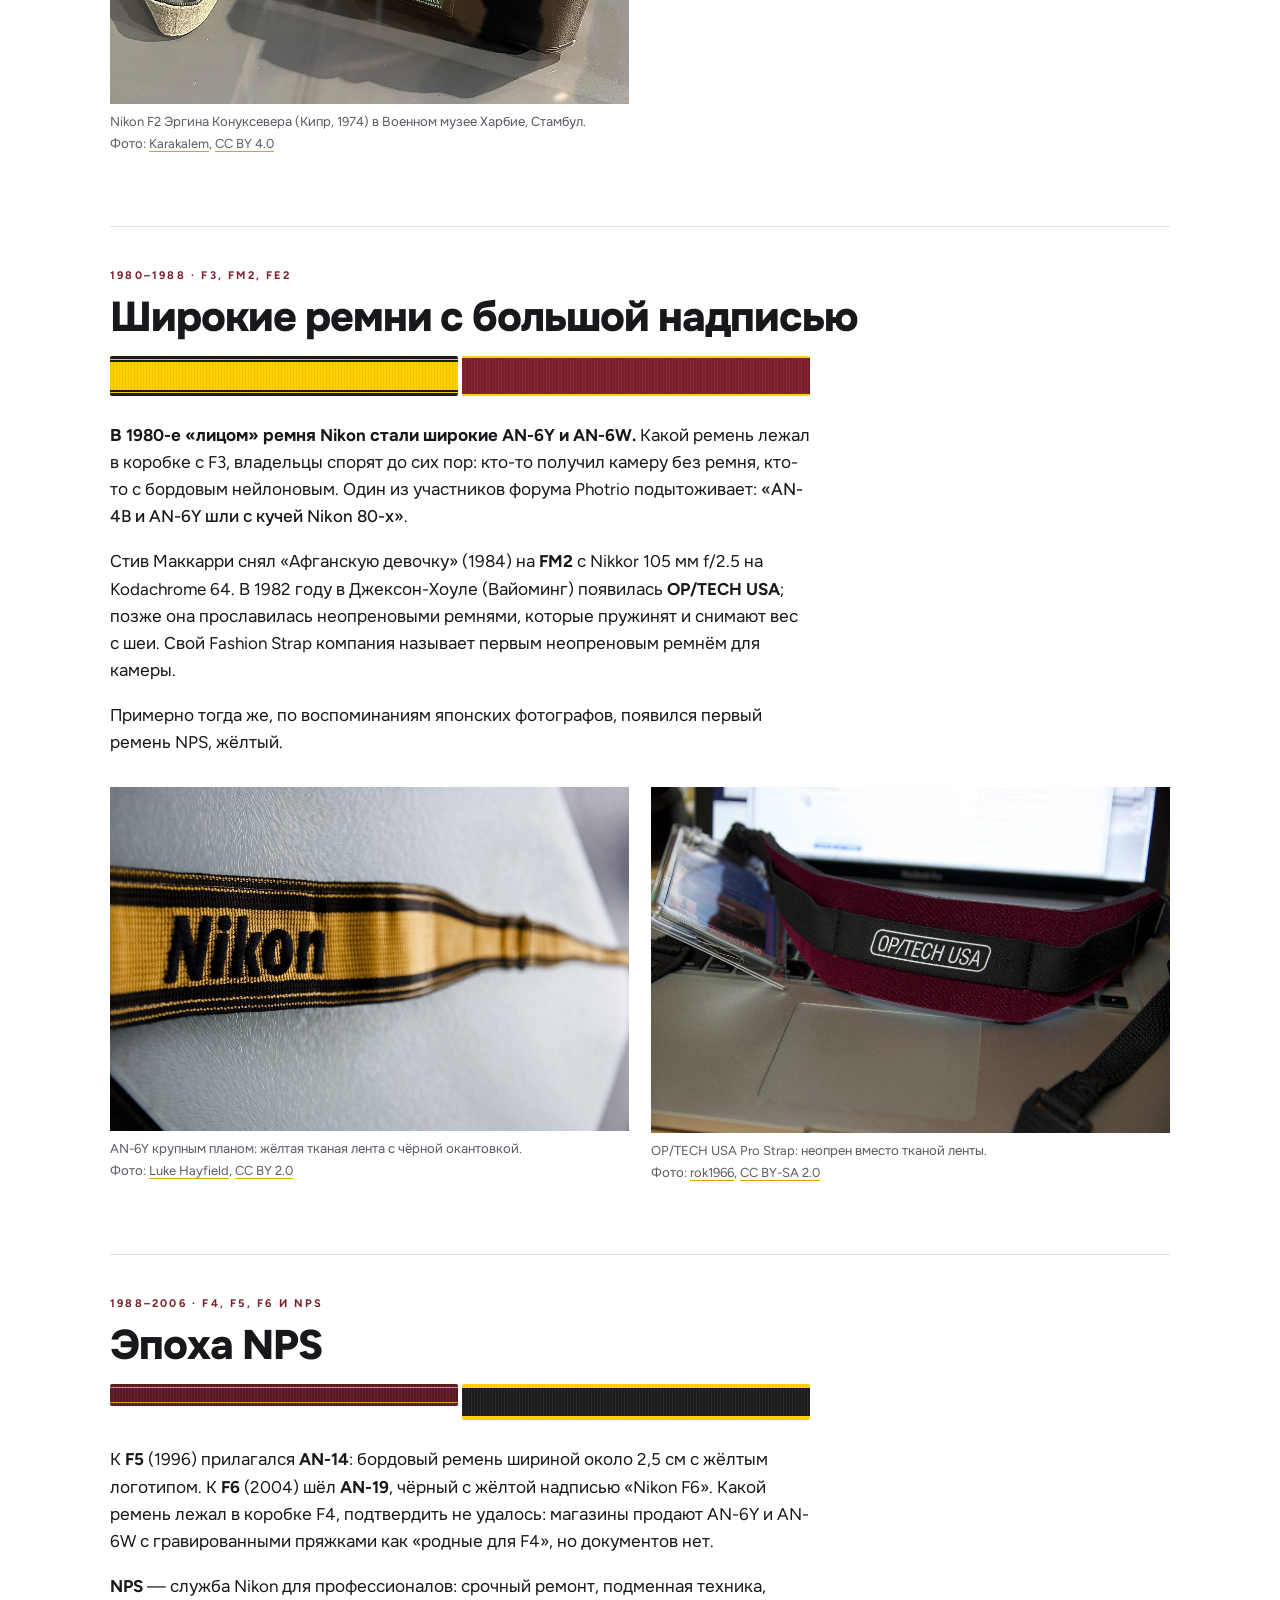
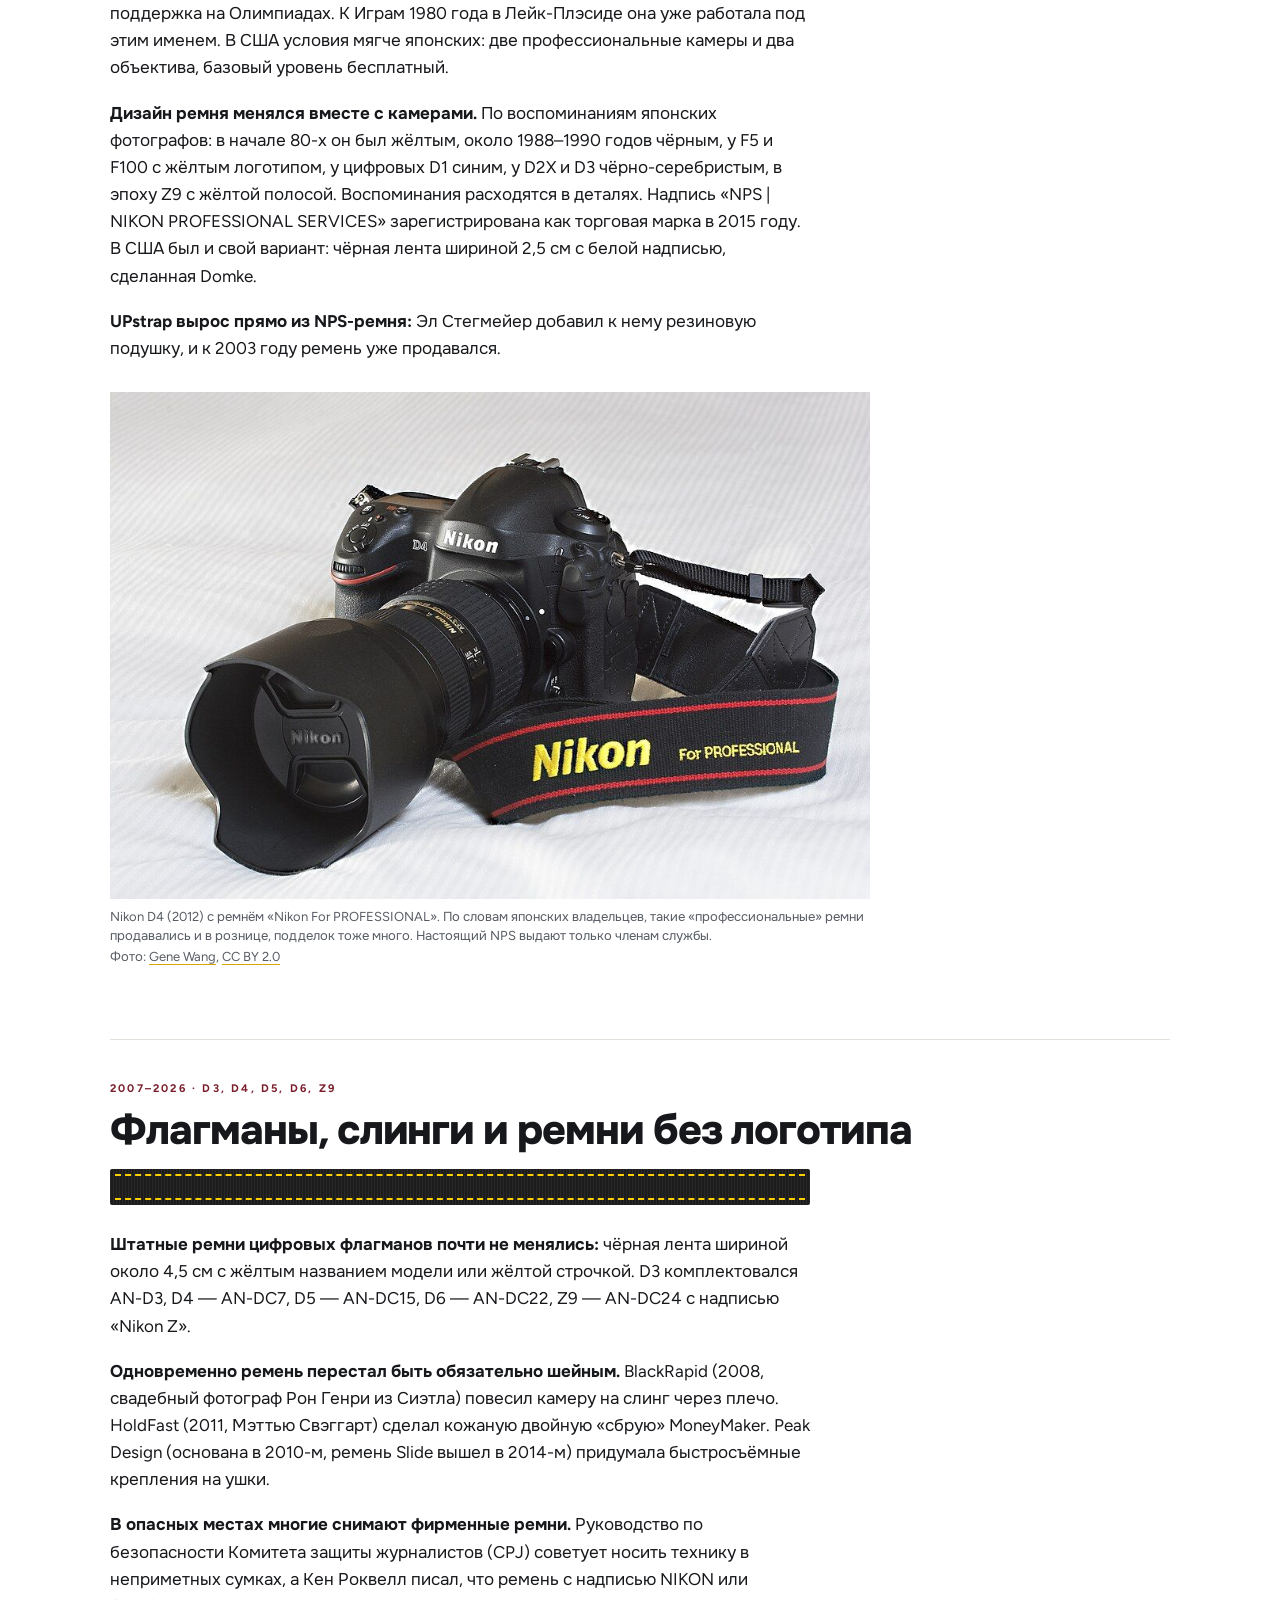
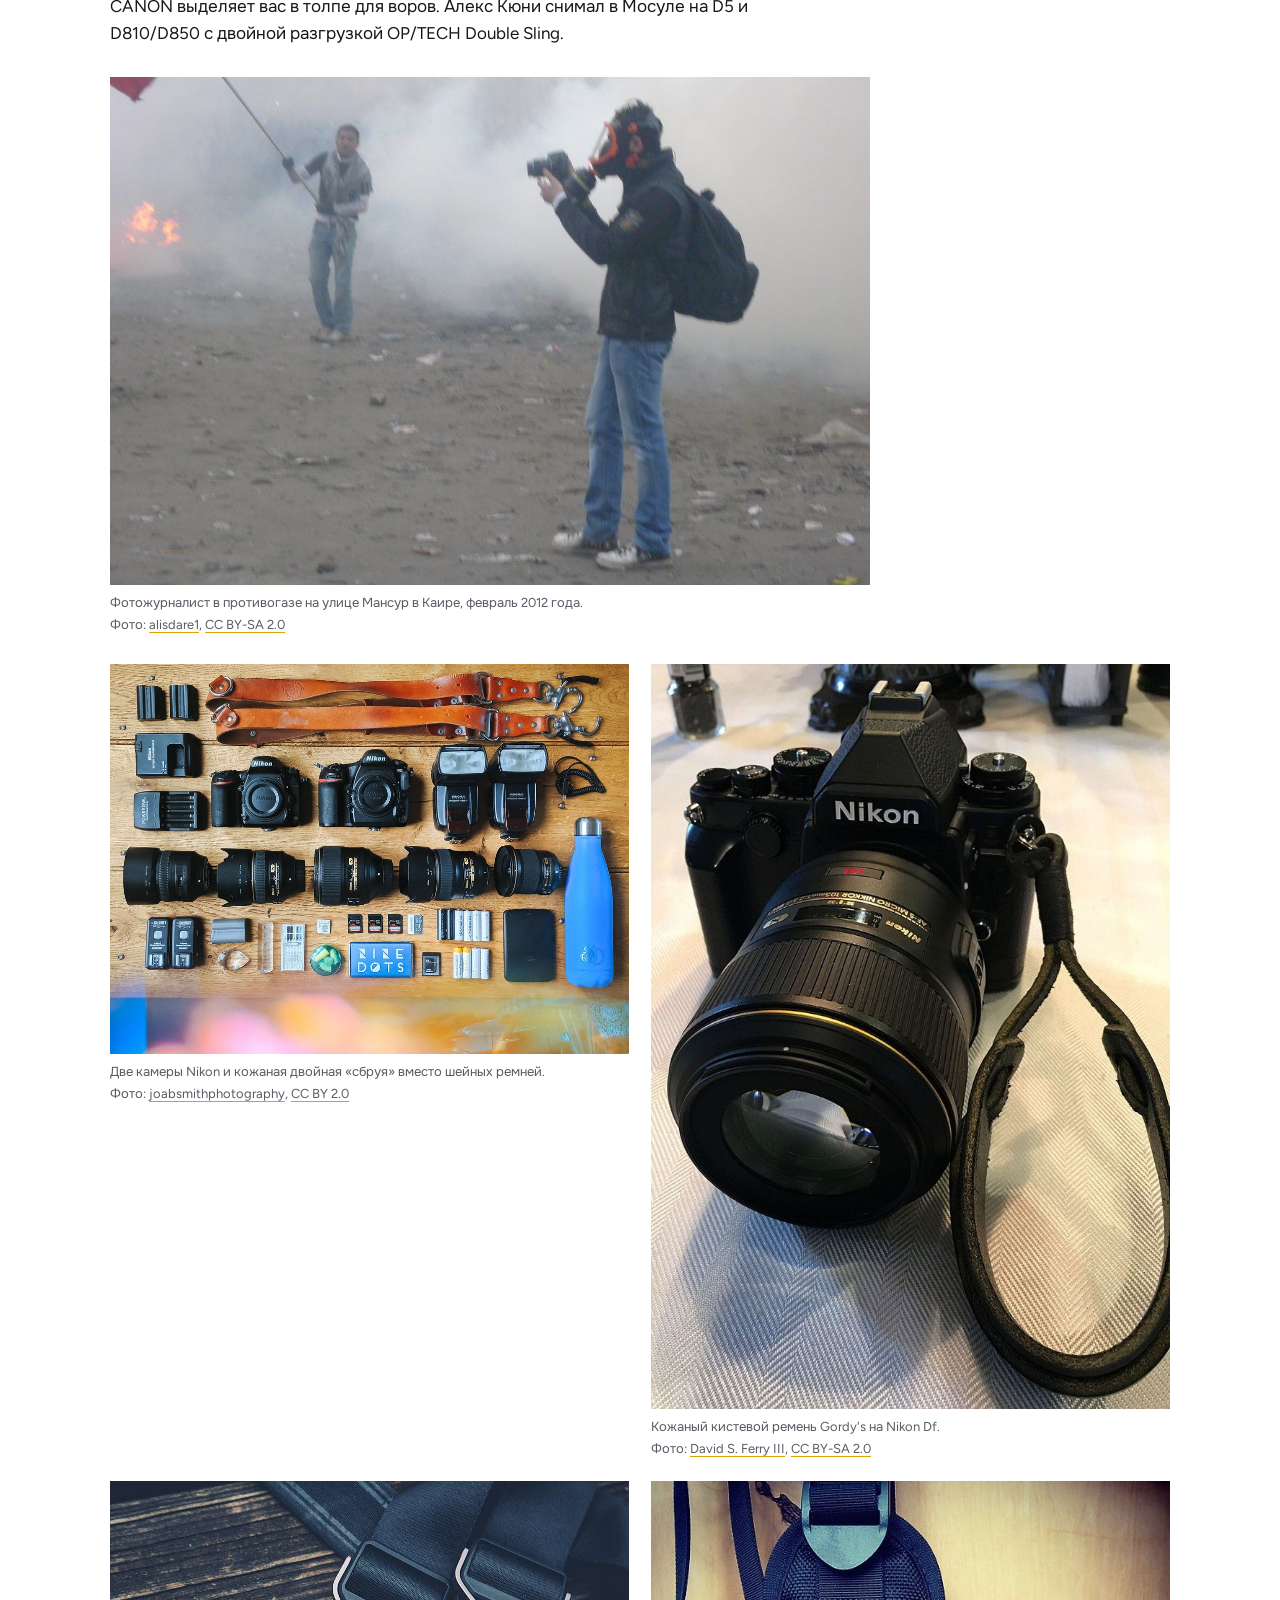
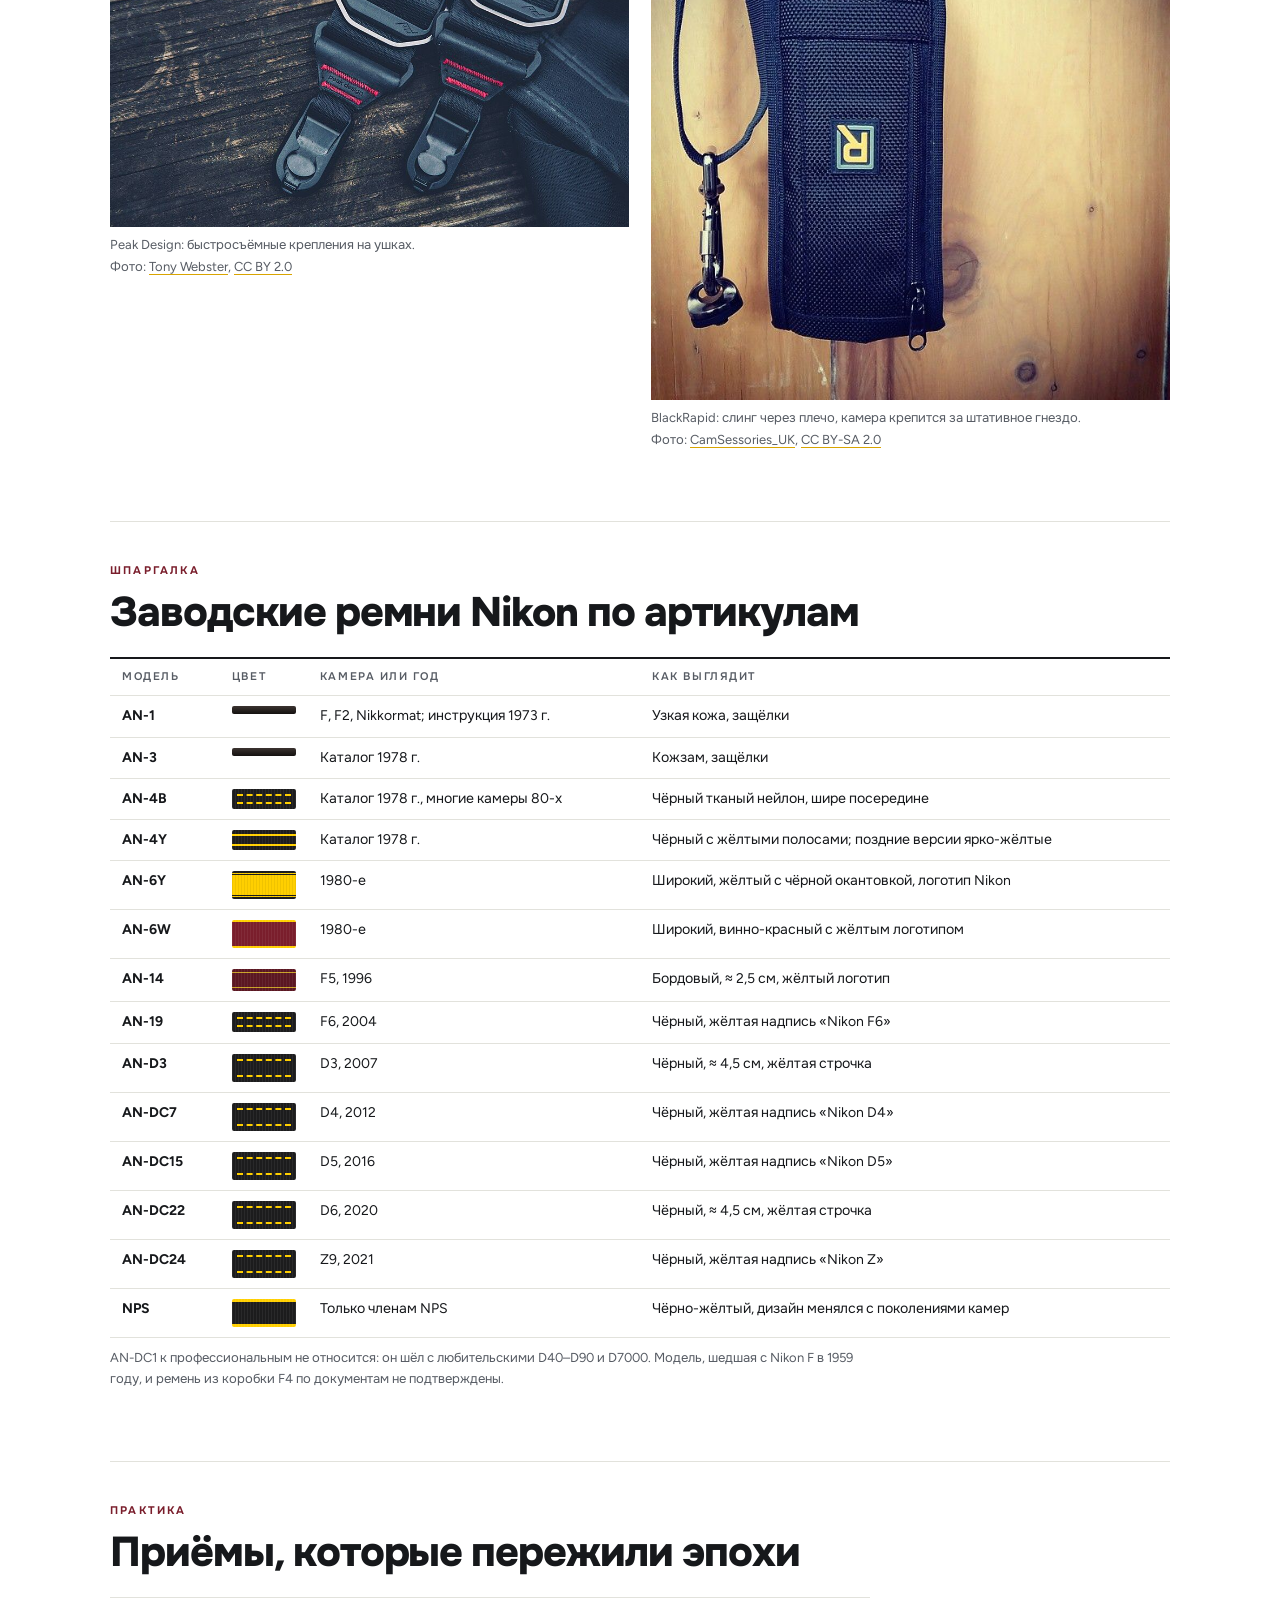
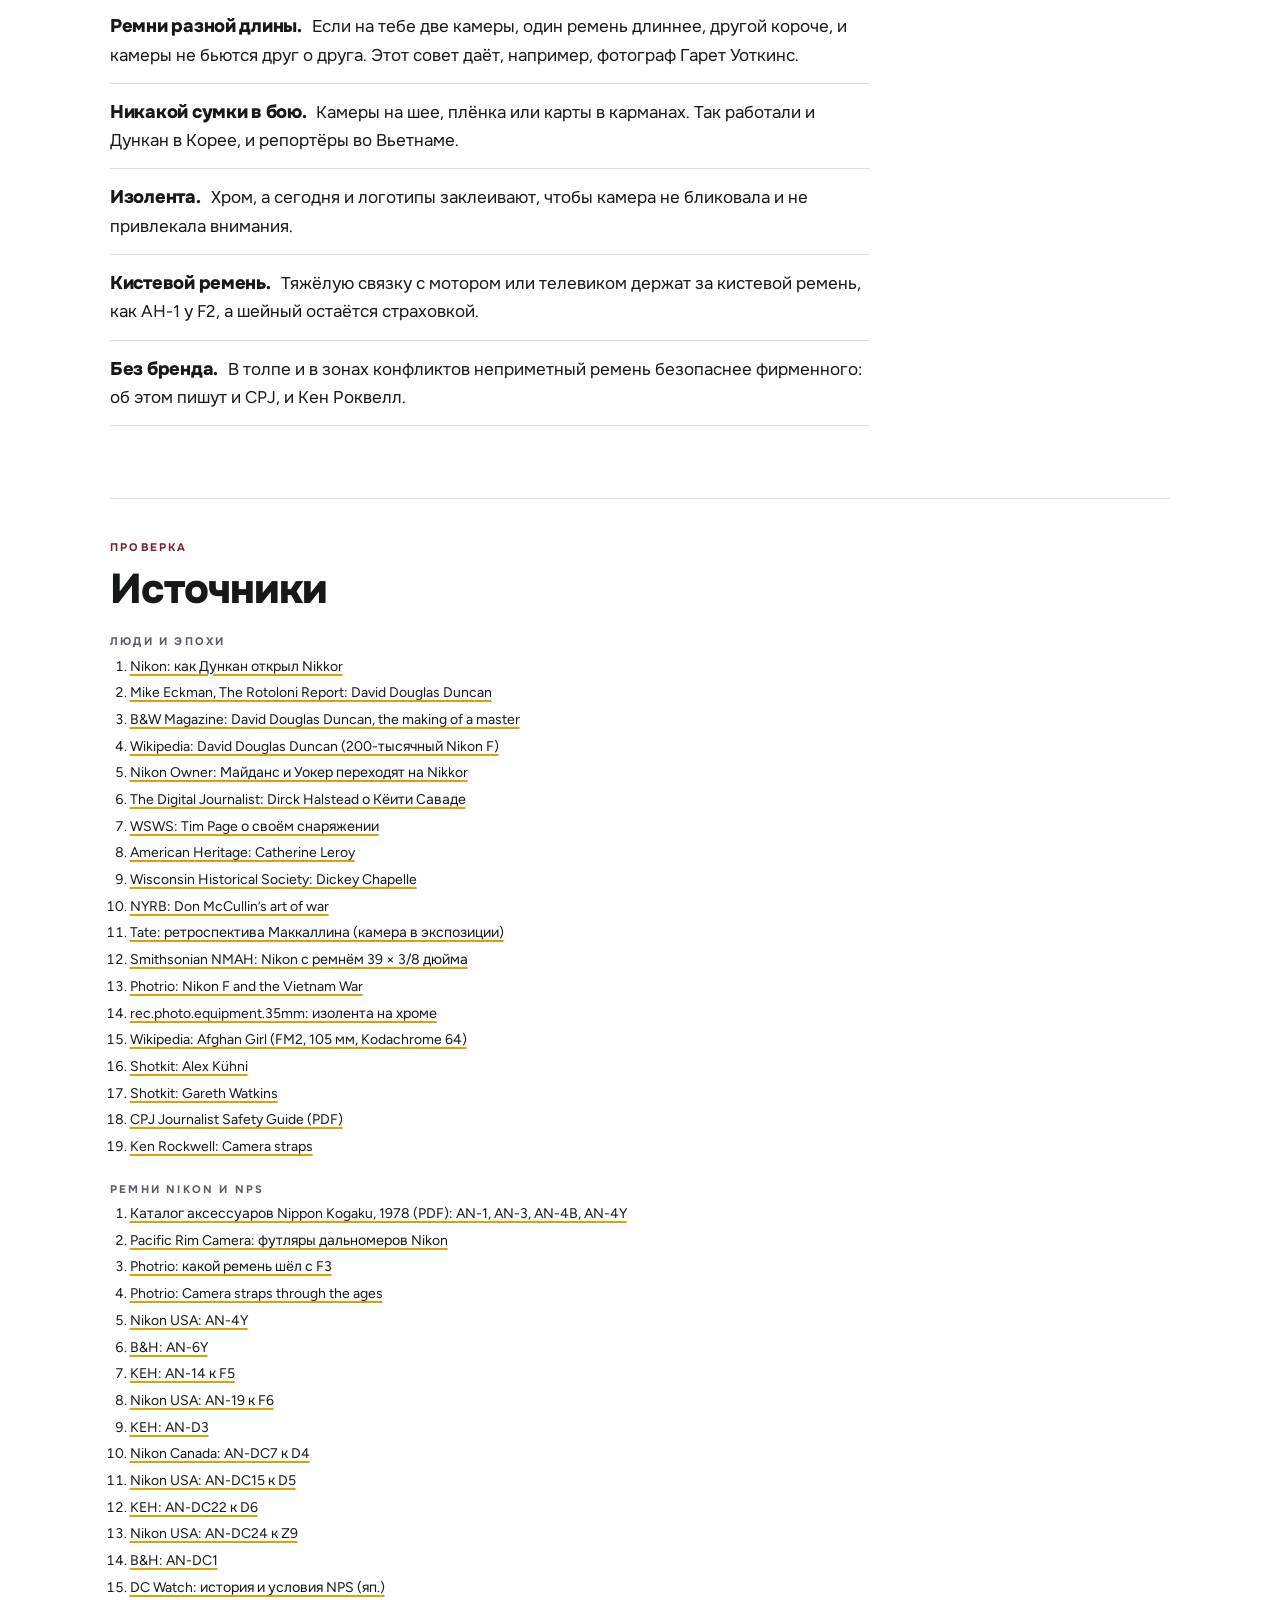
<file: straps.html>
<!doctype html>
<html lang="ru">
<head>
<meta charset="utf-8">
<meta name="viewport" content="width=device-width,initial-scale=1,viewport-fit=cover">
<meta name="color-scheme" content="light">
<title>Ремни репортёров Nikon</title>
<meta name="description" content="Какие ремни носили фоторепортёры на Nikon с 1950-х до Z9: рейтинг, эпохи, артикулы заводских ремней и фотографии.">
<style>
:root{color-scheme:light;padding-top:env(safe-area-inset-top,0px);padding-bottom:env(safe-area-inset-bottom,0px)}
body{margin:0}
img{max-width:100%}
[hidden]{display:none!important}
</style>
<link rel="preconnect" href="https://fonts.googleapis.com">
<link rel="preconnect" href="https://fonts.gstatic.com" crossorigin>
<link rel="stylesheet" href="https://fonts.googleapis.com/css2?family=Figtree:ital,wght@0,400;0,500;0,600;0,700;0,800;1,400&family=Onest:wght@400;500;600;700;800&display=swap">
<style>
/* Layout: one reading column (~700px) inside an 1100px frame; photos break out to the frame.
   A "strap band" navigator encodes each era's strap colours, and the stripe height is the strap width to scale (1 cm = 8 px).
   Light only, by the reader's request: white paper, dark ink.
   Type: Figtree, as on the NIKKOR Z page. Figtree has no Cyrillic, so Russian letters come from Onest, the closest match. */
:root{
  color-scheme: light;
  --paper:#FFFFFF;
  --ink:#16181B;
  --muted:#575C64;
  --rule:#E2E2DC;
  --tint:#F5F5F0;
  --yellow:#FFCF00;
  --yellow-deep:#D9A400;
  --wine:#7A1E2C;
  --maroon:#5B1722;
  --gold:#C9A227;
  --strap:#1C1C1D;
  --leather:#3A2A22;
  --f-display:"Figtree","Onest","Helvetica Neue",Helvetica,Arial,sans-serif;
  --f-body:"Figtree","Onest","Helvetica Neue",Helvetica,Arial,sans-serif;
  --f-mono:"Figtree","Onest","Helvetica Neue",Helvetica,Arial,sans-serif;
}
*{box-sizing:border-box}
html{background:var(--paper)}
body{margin:0;background:var(--paper);color:var(--ink);font-family:var(--f-body);font-size:17px;line-height:1.6;-webkit-font-smoothing:antialiased;text-rendering:optimizeLegibility}
a{color:var(--ink);text-decoration-line:underline;text-decoration-color:var(--yellow-deep);text-decoration-thickness:2px;text-underline-offset:3px}
a:hover{background:var(--yellow);text-decoration-color:var(--ink)}
a:focus-visible{outline:3px solid var(--ink);outline-offset:2px}
p{margin:0 0 1em}
strong,b{font-weight:700}
.wrap{max-width:1100px;margin:0 auto;padding-inline:20px;padding-block:28px 72px}
.col{max-width:700px}

/* type */
h1,h2,h3{font-family:var(--f-display);font-weight:800;line-height:1.04;letter-spacing:-.025em;text-wrap:balance;margin:0;color:var(--ink)}
h1{font-size:clamp(2.6rem,6.4vw,4.7rem);letter-spacing:-.028em}
h2{font-size:clamp(1.8rem,3.8vw,2.6rem);margin-bottom:8px}
h3{font-size:1.4rem;letter-spacing:-.02em}
.kicker,.eyebrow,.era-years,.tag,figcaption,.band-title,.b-years,.b-name,.b-w,.small,table,.sources,.foot{font-family:var(--f-mono)}
.kicker{font-size:11px;font-weight:700;letter-spacing:.2em;text-transform:uppercase;color:var(--muted);margin:0 0 16px}
.lead{font-size:1.2rem;line-height:1.55;margin:20px 0 0}
.note{color:var(--muted);font-size:1rem;margin:14px 0 0}
.eyebrow{font-size:11px;font-weight:700;letter-spacing:.2em;text-transform:uppercase;color:var(--wine);margin:0 0 10px}

/* header */
.top{display:grid;grid-template-columns:minmax(0,1.3fr) minmax(0,1fr);gap:44px;align-items:end;padding-bottom:30px;border-bottom:1px solid var(--rule)}
.top-text{min-width:0}
.top-photo{max-width:460px;justify-self:end;width:100%}
@media (max-width:840px){.top{grid-template-columns:1fr;gap:26px}.top-photo{justify-self:start;max-width:420px}}

/* figures */
figure{margin:0;min-width:0}
figure img{display:block;width:100%;height:auto;background:var(--tint)}
figcaption{font-size:13px;line-height:1.45;color:var(--muted);margin-top:9px}
figcaption .credit{display:block;margin-top:3px}
figcaption a{color:var(--muted);text-decoration-thickness:1px}
.figs{display:grid;gap:22px;margin:30px 0 6px;align-items:start}
.figs.two{grid-template-columns:repeat(2,minmax(0,1fr))}
.figs.one{max-width:760px}
.figs.one.narrow{max-width:520px}
@media (max-width:640px){.figs.two{grid-template-columns:1fr}}

/* strap swatches: height = strap width at 8 px per cm */
.sw{display:block;width:100%;border-radius:2px;position:relative}
.weave{background-image:repeating-linear-gradient(90deg,rgba(255,255,255,.07) 0 1px,transparent 1px 3px)}
.sw-unknown{height:16px;border:1.5px dashed var(--muted);background:transparent}
.sw-an1{height:8px;background:linear-gradient(to bottom,#3b3330,#141110)}
.sw-an4{height:20px;background:repeating-linear-gradient(90deg,rgba(255,255,255,.06) 0 1px,transparent 1px 3px),linear-gradient(to bottom,var(--strap) 0 20%,var(--yellow) 20% 32%,var(--strap) 32% 68%,var(--yellow) 68% 80%,var(--strap) 80%)}
.sw-an6y{height:40px;background:repeating-linear-gradient(90deg,rgba(0,0,0,.06) 0 1px,transparent 1px 3px),linear-gradient(to bottom,var(--strap) 0 7%,var(--yellow) 7% 11%,var(--strap) 11% 15%,var(--yellow) 15% 85%,var(--strap) 85% 89%,var(--yellow) 89% 93%,var(--strap) 93%)}
.sw-an6w{height:40px;background:repeating-linear-gradient(90deg,rgba(255,255,255,.06) 0 1px,transparent 1px 3px),linear-gradient(to bottom,var(--yellow) 0 6%,var(--wine) 6% 94%,var(--yellow) 94%)}
.sw-an14{height:22px;background:repeating-linear-gradient(90deg,rgba(255,255,255,.06) 0 1px,transparent 1px 3px),linear-gradient(to bottom,var(--maroon) 0 14%,var(--gold) 14% 20%,var(--maroon) 20% 80%,var(--gold) 80% 86%,var(--maroon) 86%)}
.sw-dser{height:36px;background:repeating-linear-gradient(90deg,rgba(255,255,255,.06) 0 1px,transparent 1px 3px),var(--strap)}
.sw-dser::before,.sw-dser::after{content:"";position:absolute;left:5px;right:5px;border-top:2px dashed var(--yellow)}
.sw-dser::before{top:5px}.sw-dser::after{bottom:5px}
.sw-nps{height:36px;background:repeating-linear-gradient(90deg,rgba(255,255,255,.06) 0 1px,transparent 1px 3px),linear-gradient(to bottom,var(--yellow) 0 11%,var(--strap) 11% 89%,var(--yellow) 89%)}
.sw-pair{display:flex;gap:4px}
.sw-pair .sw{flex:1}

/* era band navigator */
.band{margin:34px 0 0}
.band-title{font-size:11px;font-weight:700;letter-spacing:.2em;text-transform:uppercase;color:var(--muted);margin:0 0 12px}
.band-title span{text-transform:none;letter-spacing:0;font-weight:500;font-size:13px}
.band-list{list-style:none;margin:0;padding:0;display:grid;grid-template-columns:repeat(7,minmax(0,1fr));gap:10px}
.band-list li{min-width:0}
.band-list a{display:flex;flex-direction:column;gap:5px;text-decoration:none;padding:10px 8px 12px;border-top:1px solid var(--rule);height:100%}
.band-list a:hover{background:var(--tint)}
.slot{height:44px;display:flex;align-items:center}
.slot .sw-pair{width:100%}
.b-years{font-size:12px;font-weight:600;color:var(--muted)}
.b-name{font-size:14px;font-weight:700;color:var(--ink);line-height:1.25}
.b-w{font-size:12px;color:var(--muted)}
@media (max-width:920px){.band-list{grid-template-columns:repeat(4,minmax(0,1fr))}}
@media (max-width:520px){.band-list{grid-template-columns:repeat(2,minmax(0,1fr))}}

/* top five */
.section{margin-top:64px}
.intro{max-width:700px;color:var(--ink)}
.top5{list-style:none;padding:0;margin:30px 0 0;display:grid;grid-template-columns:repeat(2,minmax(0,1fr));gap:40px 36px}
.card{display:flex;flex-direction:column;gap:14px;min-width:0}
.card-1{grid-column:1/-1;display:grid;grid-template-columns:minmax(0,1fr) minmax(0,1.15fr);gap:30px;align-items:center;background:var(--tint);padding:26px}
.card .ph img{aspect-ratio:4/3;object-fit:cover;width:100%;display:block}
.card .ph figcaption{margin-top:7px}
.card-head{display:flex;align-items:flex-end;gap:14px;margin-bottom:10px}
.rank{font-family:var(--f-display);font-weight:800;font-size:4rem;line-height:.78;color:var(--ink)}
.tag{display:inline-block;font-size:10px;font-weight:800;letter-spacing:.16em;text-transform:uppercase;background:var(--yellow);color:var(--ink);padding:3px 7px 2px;border-radius:2px;margin-bottom:6px}
.card h3{margin:0 0 10px}
.card p{font-size:1rem}
.nps-art{aspect-ratio:4/3;background:var(--paper);display:grid;place-items:center;overflow:hidden;border:1px solid var(--rule)}
.nps-strap{display:block;width:150%;height:24%;transform:rotate(-13deg);background:repeating-linear-gradient(90deg,rgba(255,255,255,.07) 0 1px,transparent 1px 3px),linear-gradient(to bottom,var(--yellow) 0 9%,var(--strap) 9% 91%,var(--yellow) 91%);box-shadow:0 12px 26px rgba(22,24,27,.22)}
.honor{margin-top:34px;max-width:760px;font-size:1rem;color:var(--ink)}
@media (max-width:780px){.top5{grid-template-columns:1fr}.card-1{grid-template-columns:1fr;padding:18px}}

/* eras */
.era{margin-top:72px;padding-top:40px;border-top:1px solid var(--rule)}
.era-years{font-size:11px;font-weight:700;letter-spacing:.2em;text-transform:uppercase;color:var(--wine);margin:0 0 10px}
.era-sw{margin:18px 0 26px;max-width:700px}
.era-sw .sw-pair{max-width:700px}
.prose{max-width:700px}
.prose p{margin-bottom:1.05em}
blockquote{margin:0 0 1.05em;padding:0 0 0 18px;border-left:3px solid var(--yellow);font-weight:500}
em{font-style:normal;font-weight:500}

/* table */
.table-wrap{overflow-x:auto;margin:24px 0 10px;border-top:2px solid var(--ink)}
table{border-collapse:collapse;width:100%;min-width:640px;font-size:14px;line-height:1.45}
th,td{text-align:left;padding:10px 12px;border-bottom:1px solid var(--rule);vertical-align:top}
th{font-weight:600;color:var(--muted);text-transform:uppercase;letter-spacing:.14em;font-size:11px}
td:first-child{font-weight:700;white-space:nowrap}
td.sample{width:84px}
td.sample .sw{width:64px}
.small{font-size:13px;color:var(--muted);max-width:760px}

/* tips */
.tips{list-style:none;padding:0;margin:24px 0 0;max-width:760px}
.tips li{padding:14px 0;border-bottom:1px solid var(--rule)}
.tips li:first-child{border-top:1px solid var(--rule)}
.tips b{font-family:var(--f-display);font-weight:800;font-size:1.15rem;letter-spacing:-.015em;margin-right:6px}

/* sources */
.sources{font-size:14px;line-height:1.55;max-width:860px}
.sources h3{font-family:var(--f-mono);font-weight:700;font-size:11px;letter-spacing:.2em;text-transform:uppercase;color:var(--muted);margin:26px 0 8px}
.sources ol{margin:0;padding-left:1.4em}
.sources li{margin-bottom:5px;overflow-wrap:anywhere}
.foot{margin-top:48px;padding-top:18px;border-top:1px solid var(--rule);font-size:13px;color:var(--muted);max-width:760px}
@media (max-width:520px){body{font-size:16px}.card-1{padding:16px}}
@media (prefers-reduced-motion:reduce){*{scroll-behavior:auto}}
html{scroll-behavior:smooth}
</style>
<link rel="stylesheet" href="assets/menu.css">
<style>
  #top5,.era{scroll-margin-top:130px}
  @media (max-width:640px){ #top5,.era{scroll-margin-top:96px} }
  .wrap{padding-block:16px 72px}
</style>
</head>
<body>
<div class="mz-backdrop" id="mz-back"></div>
<div class="mz" id="mz">
  <div class="mz-row">
    <div class="mz-name">
      <a class="mz-logo" href="index.html">Музей фана Nikon</a>
      <span class="mz-page"><span class="mz-slash">/ </span>Ремни репортёров</span>
    </div>
    <button class="mz-burger" id="mz-burger" type="button" aria-expanded="false" aria-controls="mz-panel" aria-label="Открыть меню"><span></span><span></span></button>
  </div>
  <nav class="mz-panel" id="mz-panel" aria-label="Меню сайта">
    <div class="mz-in">
      <div class="mz-grid">
        <div class="mz-col">
          <p class="mz-h">Разделы</p>
        <a class="mz-link" href="index.html">Объективы NIKKOR Z</a>
        <a class="mz-link" href="straps.html" aria-current="page">Ремни репортёров</a>
        </div>
        <div class="mz-col">
          <p class="mz-h">На этой странице</p>
        <a class="mz-link" href="#top5">Пятёрка самых классных</a>
        <a class="mz-link" href="#e1950">Эпохи: 1950–2026</a>
        <a class="mz-link" href="#models">Шпаргалка по артикулам</a>
        <a class="mz-link" href="#sources">Источники</a>
        </div>
        <div class="mz-col mz-fig">
          <b>1950–2026</b>
          <span>шесть эпох, 19 фотографий</span>
        </div>
      </div>
      <a class="mz-cta" href="index.html">
        <span class="mz-cta-t">Объективы NIKKOR Z</span>
        <span class="mz-cta-go"><span class="mz-go-t">Открыть таблицу</span><span class="mz-arr" aria-hidden="true"><svg viewBox="0 0 24 24"><path d="M8 4l8 8-8 8" fill="none" stroke="currentColor" stroke-width="3.4" stroke-linecap="butt" stroke-linejoin="miter"/></svg></span></span>
        <span class="mz-cta-cur"><canvas aria-hidden="true"></canvas><span class="mz-cta-s">49 объективов с ценами</span><span class="mz-arr" aria-hidden="true"><svg viewBox="0 0 24 24"><path d="M8 4l8 8-8 8" fill="none" stroke="currentColor" stroke-width="3.4" stroke-linecap="butt" stroke-linejoin="miter"/></svg></span></span>
      </a>
    </div>
  </nav>
</div>

<div class="wrap">

<header class="top">
  <div class="top-text">
    <p class="kicker">Nikon · фоторепортаж · 1950–2026</p>
    <h1>Ремни репортёров Nikon</h1>
    <p class="lead">Камеры репортёров видны на тысячах снимков, а о ремнях почти никто не писал. Здесь собрано то, что удалось подтвердить: <b>каталоги Nikon</b>, <b>воспоминания фотографов</b>, музейные экспонаты и архивные фотографии.</p>
    <p class="note">Где данные спорные или держатся на воспоминаниях владельцев, это сказано прямо в тексте. Внизу есть шпаргалка по артикулам Nikon, источники и авторы всех фотографий.</p>
  </div>
  <figure class="top-photo">
    <img src="img/straps/burrows-1967.jpg" width="960" height="1447" alt="Ларри Бёрроуз во Вьетнаме в 1967 году, на груди у него висят несколько камер на ремнях">
    <figcaption>Ларри Бёрроуз (LIFE), Вьетнам, февраль 1967 года. Несколько камер висят на ремнях прямо на груди, сумки нет.
      <span class="credit">Фото: архив Корпуса морской пехоты США (NARA), <a href="https://commons.wikimedia.org/wiki/File:Larry_Burrows_in_1967.jpg">общественное достояние</a></span></figcaption>
  </figure>
</header>

<nav class="band" aria-label="Эпохи">
  <p class="band-title">Лента эпох · <span>толщина полосы = ширина ремня (1 см ≈ 8 px)</span></p>
  <ol class="band-list">
    <li><a href="#e1950"><span class="slot"><span class="sw sw-unknown"></span></span><span class="b-years">1950-е</span><span class="b-name">Nikon S, футляр</span><span class="b-w">ширина: нет данных</span></a></li>
    <li><a href="#e1960"><span class="slot"><span class="sw sw-an1"></span></span><span class="b-years">1959–1975</span><span class="b-name">Nikon F, кожа AN-1</span><span class="b-w">≈ 1 см</span></a></li>
    <li><a href="#e1970"><span class="slot"><span class="sw sw-an4"></span></span><span class="b-years">1971–1980</span><span class="b-name">F2, нейлон AN-4</span><span class="b-w">≈ 2,5 см</span></a></li>
    <li><a href="#e1980"><span class="slot"><span class="sw-pair"><span class="sw sw-an6y"></span><span class="sw sw-an6w"></span></span></span><span class="b-years">1980-е</span><span class="b-name">F3, FM2: AN-6Y / 6W</span><span class="b-w">≈ 5 см</span></a></li>
    <li><a href="#e1990"><span class="slot"><span class="sw sw-an14"></span></span><span class="b-years">1996</span><span class="b-name">F5: AN-14</span><span class="b-w">≈ 2,5 см</span></a></li>
    <li><a href="#e2007"><span class="slot"><span class="sw sw-dser"></span></span><span class="b-years">2007–2021</span><span class="b-name">D3 … Z9</span><span class="b-w">≈ 4,5 см</span></a></li>
    <li><a href="#e1990"><span class="slot"><span class="sw sw-nps"></span></span><span class="b-years">с 1980-х</span><span class="b-name">NPS, только профи</span><span class="b-w">≈ 4,5 см</span></a></li>
  </ol>
</nav>

<section class="section" id="top5">
  <p class="eyebrow">Рейтинг</p>
  <h2>Пятёрка самых классных</h2>
  <p class="intro">Критерии: статус среди репортёров, узнаваемость и то, насколько ремень решал рабочую задачу. Порядок — моя оценка.</p>

  <ol class="top5">
    <li class="card card-1">
      <figure class="ph">
        <div class="nps-art" role="img" aria-label="Иллюстрация: чёрная лента с жёлтой окантовкой, цвета ремня NPS"><span class="nps-strap"></span></div>
        <figcaption>Цвета NPS-ремня, без логотипа. Настоящие ремни разных поколений сфотографированы в <a href="https://ameblo.jp/kengoshima/entry-12728270628.html">блоге фотографа KEN Goshima</a> (яп.).</figcaption>
      </figure>
      <div>
        <div class="card-head"><span class="rank">1</span><span class="tag">статус</span></div>
        <h3>NPS «Nikon Professional»</h3>
        <p><b>Чёрно-жёлтый ремень, который не продаётся.</b> Его выдают участникам Nikon Professional Services. Служба выросла из отдела поддержки прессы, который Nikon создала после Олимпиады 1964 года в Токио. В Японии для вступления нужны доход от съёмки, поручитель из членов службы и минимум три профессиональные камеры и пять объективов.</p>
        <p>Из-за подделок ремни стали нумеровать. На японских форумах б/у NPS-ремни уходили за 20–30 тысяч иен, а носить такой без членства там считают дурным тоном. На тех же форумах шутят: <em>«кто ходит по городу с NPS-ремнём, тот, скорее всего, не профи»</em>.</p>
      </div>
    </li>

    <li class="card">
      <figure class="ph">
        <img src="img/straps/domke-gripper-fm.jpg" width="612" height="612" alt="Nikon FM с ремнём Domke Gripper">
        <figcaption>Domke Gripper на Nikon FM. Фото: <a href="https://www.flickr.com/photos/54065287@N04/8628210392">awesomesther</a>, <a href="https://creativecommons.org/licenses/by/2.0/">CC BY 2.0</a></figcaption>
      </figure>
      <div>
        <div class="card-head"><span class="rank">2</span><span class="tag">работа</span></div>
        <h3>Domke Gripper</h3>
        <p><b>Ремень газетчиков.</b> В 1975 году Philadelphia Inquirer отобрал у фотографов закреплённые машины, и технику стало негде возить. Фотограф и редактор газеты Джим Домке сшил сумку по образцу рыболовной, а один из ветеранов редакции попросил ремень, который не сползает с плеча под весом. Так появился Gripper: в хлопковую ленту вплетены резиновые дорожки. Первые 800 сумок разошлись к лету 1976 года, сейчас марка принадлежит Tiffen.</p>
      </div>
    </li>

    <li class="card">
      <figure class="ph">
        <img src="img/straps/an6w-an6y.jpg" width="1024" height="576" alt="Два широких ремня Nikon: винно-красный AN-6W и жёлтый AN-6Y">
        <figcaption>AN-6W и AN-6Y. Фото: <a href="https://www.flickr.com/photos/27117418@N07/5924733971">hto2008</a>, <a href="https://creativecommons.org/licenses/by-nc/2.0/">CC BY-NC 2.0</a></figcaption>
      </figure>
      <div>
        <div class="card-head"><span class="rank">3</span><span class="tag">дизайн</span></div>
        <h3>AN-6Y и AN-6W</h3>
        <p><b>Широкие, около 5 см, ремни 1980-х с крупной надписью Nikon:</b> жёлтый с чёрной окантовкой (AN-6Y) и винно-красный с жёлтой (AN-6W). По воспоминаниям владельцев, они шли со многими камерами того десятилетия, и именно так многие до сих пор представляют себе «ремень Nikon».</p>
      </div>
    </li>

    <li class="card">
      <figure class="ph">
        <img src="img/straps/nikon-f-thin-strap.jpg" width="960" height="642" alt="Хромированный Nikon F с тонким чёрным ремнём">
        <figcaption>Nikon F выпуска 1971 года с тонким ремнём. Фото: <a href="https://commons.wikimedia.org/wiki/File:Nikon_F_-_1971_-_(22878744500).jpg">madras91</a>, <a href="https://creativecommons.org/licenses/by/2.0/">CC BY 2.0</a></figcaption>
      </figure>
      <div>
        <div class="card-head"><span class="rank">4</span><span class="tag">история</span></div>
        <h3>Тонкая кожа эпохи Nikon F</h3>
        <p><b>Узкий, около сантиметра, кожаный ремешок с защёлками.</b> Такой AN-1 указан в инструкции 1973 года для F, F2 и Nikkormat, а в каталоге 1978 года рядом с ним есть AN-3 из кожзама. Ремни этой ширины видны и на снимках из Вьетнама: две-три камеры на шее и никакой сумки.</p>
      </div>
    </li>

    <li class="card">
      <figure class="ph">
        <img src="img/straps/upstrap.jpg" width="1024" height="765" alt="Ремень UPstrap с резиновой подушкой на зеркальной камере Nikon">
        <figcaption>UPstrap на зеркалке Nikon. Фото: <a href="https://www.flickr.com/photos/70816538@N00/5677585014">Tim Wilson</a>, <a href="https://creativecommons.org/licenses/by/2.0/">CC BY 2.0</a></figcaption>
      </figure>
      <div>
        <div class="card-head"><span class="rank">5</span><span class="tag">плечо</span></div>
        <h3>UPstrap</h3>
        <p><b>Американский ремень с толстой резиновой подушкой,</b> которая не даёт тяжёлой камере соскользнуть с плеча. Его автор Эл Стегмейер начинал с того, что добавил резиновую накладку к ремню Nikon Professional Services. Обзоры появились в 2003 году, а в 2022-м компания объявила о сворачивании производства. По словам производителя, Джей Мейзел назвал UPstrap лучшим ремнём, каким он пользовался.</p>
      </div>
    </li>
  </ol>

  <p class="honor"><b>Ещё заслуживают места:</b> неопреновый <b>OP/TECH</b> (компания с 1982 года), слинг <b>BlackRapid</b> (2008), быстросъёмный <b>Peak Design Slide</b> (2014) и кожаные кистевые <b>Gordy's</b> (с 2005). Они описаны ниже, в своих эпохах.</p>
</section>

<section class="era" id="e1950">
  <p class="era-years">1950-е · Nikon S, S2, SP</p>
  <h2>Корея: объективы Nikkor на чужих камерах</h2>
  <div class="era-sw"><span class="sw sw-unknown" style="max-width:700px"></span></div>
  <div class="prose">
    <p>В июне 1950 года токийский фотограф Дзюн Мики снял Дэвида Дугласа Дункана из LIFE объективом <b>Nikkor 85 мм</b>. Резкость отпечатка удивила Дункана, и вместе с фотографом Хорасом Бристолом он поехал на завод Nippon Kogaku за объективами. В Корее Дункан снимал на две <b>Leica IIIc</b>: одну с Nikkor 50 мм f/1.5, другую с Nikkor 135 мм f/3.5. На Nikkor перешли и его коллеги по LIFE Карл Майданс и Хэнк Уокер. Первым «репортажным Nikon» стали объективы на чужих камерах.</p>
    <p><b>Про ремни этой эпохи источники молчат.</b> Дальномеры Nikon S, S2 и SP продавались в кожаных футлярах «всегда наготове»: нижняя половина прикручивалась к штативному гнезду, ремень крепился к футляру. Дункан, по воспоминаниям, брал минимум техники, а плёнку рассовывал по карманам. В 1965 году Nikon подарила ему <b>200-тысячный Nikon F</b> в благодарность за то, что он прославил марку.</p>
  </div>
  <div class="figs one narrow">
    <figure>
      <img src="img/straps/duncan-1950.jpg" width="500" height="629" alt="Дэвид Дуглас Дункан с дальномерной камерой у лица, Токио, 1950 год">
      <figcaption>Дэвид Дуглас Дункан в Токио 10 июня 1950 года, накануне отъезда на корейскую войну.
        <span class="credit">Фото: Дзюн Мики, <a href="https://commons.wikimedia.org/wiki/File:David_Douglas_Duncan_02,1950_,TokyoPhotograph_taken_by_Jun_Miki.jpg">общественное достояние</a></span></figcaption>
    </figure>
  </div>
</section>

<section class="era" id="e1960">
  <p class="era-years">1959–1975 · Nikon F</p>
  <h2>Вьетнам: тонкая кожа и никакой сумки</h2>
  <div class="era-sw"><span class="sw sw-an1"></span></div>
  <div class="prose">
    <blockquote>«Большинство из нас снимали на Nikon, а Савада был лейковцем».<br>Дирк Холстед о Кёити Саваде</blockquote>
    <p><b>Nikon F стал рабочей камерой этой войны,</b> и репортёры носили по две-три камеры сразу. Тим Пейдж описывал свой набор так: две Leica с 35 и 21 мм и Nikon F со 105 и 200 мм, а в сезон дождей ещё и подводный Nikonos.</p>
    <p><b>Заводской ремень был узким.</b> У одной из камер Nikon в Смитсоновском музее американской истории сохранился ремень 99 × 1 см. По воспоминаниям владельцев, ремни к F были кожаными, чёрными или бордовыми. В 1970-х в каталоге Nikon были кожаный AN-1 и AN-3 из кожзама, оба с защёлками.</p>
    <p><b>Сумок в бою, по воспоминаниям участников, не носили:</b> <em>«ничего, за что можно зацепиться»</em>. Блестящий хром, как вспоминает один ветеран, заклеивали чёрной или зелёной изолентой. Катрин Леруа привязывала свою Leica к шее шнурком от ботинка, а в боевой прыжок с парашютом в 1967 году взяла две камеры на шее. Дики Шапель, погибшая во Вьетнаме в 1965 году, прыгала со специальным подсумком для камер.</p>
    <p><b>Самый известный Nikon F войны принадлежит Дону Маккаллину.</b> В 1970 году в камбоджийской провинции Прейвенг камера остановила пулю АК-47. У левого ушка видны остатки ремня.</p>
  </div>
  <div class="figs two">
    <figure>
      <img src="img/straps/faas-1965.jpg" width="960" height="1205" alt="Хорст Фаас стоит на транспорте среди солдат, камера висит на груди">
      <figcaption>Хорст Фаас (Associated Press) с американскими войсками во Вьетнаме, март 1965 года. Камера на коротком ремне висит на груди.
        <span class="credit">Фото: Associated Press, <a href="https://commons.wikimedia.org/wiki/File:Horst_Faas_in_March_1965.jpg">общественное достояние</a></span></figcaption>
    </figure>
    <figure>
      <img src="img/straps/mccullin-nikon-f.jpg" width="599" height="599" alt="Повреждённый пулей корпус Nikon F Дона Маккаллина с остатками ремня у ушка">
      <figcaption>Nikon F Дона Маккаллина со следом пули АК-47 (Камбоджа, 1970). Слева у ушка висят остатки ремня.
        <span class="credit">Фото: <a href="https://www.flickr.com/photos/136879256@N02/22733202797">urcameras</a>, <a href="https://creativecommons.org/publicdomain/mark/1.0/">Public Domain Mark</a></span></figcaption>
    </figure>
  </div>
  <div class="figs one">
    <figure>
      <img src="img/straps/ishikawa-nikon-f.jpg" width="960" height="640" alt="Nikon F Photomic фотографа Бунъё Исикавы в музейной витрине">
      <figcaption>Nikon F Photomic японского фотографа Бунъё Исикавы. Он снимал с ним войну в 1965–1968 годах, а в 1999-м передал камеру в Музей остатков войны в Хошимине.
        <span class="credit">Фото: <a href="https://commons.wikimedia.org/wiki/File:Nikon_F_of_Bunyo_Ishikawa_WAR_REMNANTS_MUSEUM_Bao_Tang_Chung_Tich_Chien_Tranh_%E6%88%A6%E4%BA%89%E8%A8%BC%E8%B7%A1%E5%8D%9A%E7%89%A9%E9%A4%A8%EF%BC%88%E3%83%9B%E3%83%BC%E3%83%81%E3%83%9F%E3%83%B3%EF%BC%89_DSCF9947.JPG">松岡明芳</a>, <a href="https://creativecommons.org/licenses/by-sa/3.0/">CC BY-SA 3.0</a></span></figcaption>
    </figure>
  </div>
</section>

<section class="era" id="e1970">
  <p class="era-years">1971–1980 · Nikon F2</p>
  <h2>Нейлон, моторы и сумка Domke</h2>
  <div class="era-sw"><span class="sw sw-an4"></span></div>
  <div class="prose">
    <p><b>Первые F2 ещё шли с узкой кожей:</b> владелец F2AS 1977 года вспоминает ремешок шириной около 1,3 см. В каталоге аксессуаров Nippon Kogaku 1978 года появляются нейлоновые <b>AN-4B</b> (полностью чёрный) и <b>AN-4Y</b> (чёрный с жёлтыми полосами). Оба тканые: широкие посередине и узкие у креплений.</p>
    <p><b>Репортажная классика тех лет</b> — F2 с мотором MD-2 и кистевым ремнём AH-1 на площадке. Такую связку держат одной рукой, как рукоятку. В 1975–1976 годах в Филадельфии появились сумки Domke и ремень Gripper, о них выше, в рейтинге.</p>
    <p>Nikon F2 турецкого журналиста <b>Эргина Конуксевера</b>, снимавшего военную операцию на Кипре в 1974 году, хранится в Военном музее Харбие в Стамбуле вместе с потёртым тканевым ремнём и кожаным тубусом для объектива.</p>
  </div>
  <div class="figs two">
    <figure>
      <img src="img/straps/konuksever-f2.jpg" width="960" height="1120" alt="Nikon F2 журналиста Эргина Конуксевера с тканевым ремнём в музейной витрине">
      <figcaption>Nikon F2 Эргина Конуксевера (Кипр, 1974) в Военном музее Харбие, Стамбул.
        <span class="credit">Фото: <a href="https://commons.wikimedia.org/wiki/File:Journalist_Ergin_Konuksever%27s_Nikon_F2,_Istanbul_Harbiye_Military_Museum1_2024.jpg">Karakalem</a>, <a href="https://creativecommons.org/licenses/by/4.0/">CC BY 4.0</a></span></figcaption>
    </figure>
    <figure>
      <img src="img/straps/f2-motor-hand-strap.jpg" width="1024" height="801" alt="Nikon F2 с мотором MD-2 и кистевым ремнём AH-1">
      <figcaption>Nikon F2 с мотором MD-2, батарейным блоком MB-1 и кистевым ремнём AH-1.
        <span class="credit">Фото: <a href="https://www.flickr.com/photos/50560051@N04/25235515212">wolf4max</a>, <a href="https://creativecommons.org/licenses/by-nc-nd/2.0/">CC BY-NC-ND 2.0</a></span></figcaption>
    </figure>
  </div>
</section>

<section class="era" id="e1980">
  <p class="era-years">1980–1988 · F3, FM2, FE2</p>
  <h2>Широкие ремни с большой надписью</h2>
  <div class="era-sw"><span class="sw-pair"><span class="sw sw-an6y"></span><span class="sw sw-an6w"></span></span></div>
  <div class="prose">
    <p><b>В 1980-е «лицом» ремня Nikon стали широкие AN-6Y и AN-6W.</b> Какой ремень лежал в коробке с F3, владельцы спорят до сих пор: кто-то получил камеру без ремня, кто-то с бордовым нейлоновым. Один из участников форума Photrio подытоживает: <em>«AN-4B и AN-6Y шли с кучей Nikon 80-х»</em>.</p>
    <p>Стив Маккарри снял «Афганскую девочку» (1984) на <b>FM2</b> с Nikkor 105 мм f/2.5 на Kodachrome 64. В 1982 году в Джексон-Хоуле (Вайоминг) появилась <b>OP/TECH USA</b>; позже она прославилась неопреновыми ремнями, которые пружинят и снимают вес с шеи. Свой Fashion Strap компания называет первым неопреновым ремнём для камеры.</p>
    <p>Примерно тогда же, по воспоминаниям японских фотографов, появился первый ремень NPS, жёлтый.</p>
  </div>
  <div class="figs two">
    <figure>
      <img src="img/straps/an6y-closeup.jpg" width="1024" height="680" alt="Жёлтый ремень Nikon AN-6Y крупным планом">
      <figcaption>AN-6Y крупным планом: жёлтая тканая лента с чёрной окантовкой.
        <span class="credit">Фото: <a href="https://www.flickr.com/photos/30880820@N07/4279429626">Luke Hayfield</a>, <a href="https://creativecommons.org/licenses/by/2.0/">CC BY 2.0</a></span></figcaption>
    </figure>
    <figure>
      <img src="img/straps/optech-pro.jpg" width="1024" height="683" alt="Неопреновый ремень OP/TECH USA Pro Strap">
      <figcaption>OP/TECH USA Pro Strap: неопрен вместо тканой ленты.
        <span class="credit">Фото: <a href="https://www.flickr.com/photos/23245423@N05/6928706229">rok1966</a>, <a href="https://creativecommons.org/licenses/by-sa/2.0/">CC BY-SA 2.0</a></span></figcaption>
    </figure>
  </div>
</section>

<section class="era" id="e1990">
  <p class="era-years">1988–2006 · F4, F5, F6 и NPS</p>
  <h2>Эпоха NPS</h2>
  <div class="era-sw"><span class="sw-pair"><span class="sw sw-an14"></span><span class="sw sw-nps"></span></span></div>
  <div class="prose">
    <p>К <b>F5</b> (1996) прилагался <b>AN-14</b>: бордовый ремень шириной около 2,5 см с жёлтым логотипом. К <b>F6</b> (2004) шёл <b>AN-19</b>, чёрный с жёлтой надписью «Nikon F6». Какой ремень лежал в коробке F4, подтвердить не удалось: магазины продают AN-6Y и AN-6W с гравированными пряжками как «родные для F4», но документов нет.</p>
    <p><b>NPS</b> — служба Nikon для профессионалов: срочный ремонт, подменная техника, поддержка на Олимпиадах. К Играм 1980 года в Лейк-Плэсиде она уже работала под этим именем. В США условия мягче японских: две профессиональные камеры и два объектива, базовый уровень бесплатный.</p>
    <p><b>Дизайн ремня менялся вместе с камерами.</b> По воспоминаниям японских фотографов: в начале 80-х он был жёлтым, около 1988–1990 годов чёрным, у F5 и F100 с жёлтым логотипом, у цифровых D1 синим, у D2X и D3 чёрно-серебристым, в эпоху Z9 с жёлтой полосой. Воспоминания расходятся в деталях. Надпись «NPS | NIKON PROFESSIONAL SERVICES» зарегистрирована как торговая марка в 2015 году. В США был и свой вариант: чёрная лента шириной 2,5 см с белой надписью, сделанная Domke.</p>
    <p><b>UPstrap вырос прямо из NPS-ремня:</b> Эл Стегмейер добавил к нему резиновую подушку, и к 2003 году ремень уже продавался.</p>
  </div>
  <div class="figs one">
    <figure>
      <img src="img/straps/d4-for-professional.jpg" width="960" height="640" alt="Nikon D4 с чёрным ремнём с надписью Nikon For PROFESSIONAL">
      <figcaption>Nikon D4 (2012) с ремнём «Nikon For PROFESSIONAL». По словам японских владельцев, такие «профессиональные» ремни продавались и в рознице, подделок тоже много. Настоящий NPS выдают только членам службы.
        <span class="credit">Фото: <a href="https://commons.wikimedia.org/wiki/File:Nikon_D4_20150213.jpg">Gene Wang</a>, <a href="https://creativecommons.org/licenses/by/2.0/">CC BY 2.0</a></span></figcaption>
    </figure>
  </div>
</section>

<section class="era" id="e2007">
  <p class="era-years">2007–2026 · D3, D4, D5, D6, Z9</p>
  <h2>Флагманы, слинги и ремни без логотипа</h2>
  <div class="era-sw"><span class="sw sw-dser"></span></div>
  <div class="prose">
    <p><b>Штатные ремни цифровых флагманов почти не менялись:</b> чёрная лента шириной около 4,5 см с жёлтым названием модели или жёлтой строчкой. D3 комплектовался AN-D3, D4 — AN-DC7, D5 — AN-DC15, D6 — AN-DC22, Z9 — AN-DC24 с надписью «Nikon Z».</p>
    <p><b>Одновременно ремень перестал быть обязательно шейным.</b> BlackRapid (2008, свадебный фотограф Рон Генри из Сиэтла) повесил камеру на слинг через плечо. HoldFast (2011, Мэттью Свэггарт) сделал кожаную двойную «сбрую» MoneyMaker. Peak Design (основана в 2010-м, ремень Slide вышел в 2014-м) придумала быстросъёмные крепления на ушки.</p>
    <p><b>В опасных местах многие снимают фирменные ремни.</b> Руководство по безопасности Комитета защиты журналистов (CPJ) советует носить технику в неприметных сумках, а Кен Роквелл писал, что ремень с надписью NIKON или CANON выделяет вас в толпе для воров. Алекс Кюни снимал в Мосуле на D5 и D810/D850 с двойной разгрузкой OP/TECH Double Sling.</p>
  </div>
  <div class="figs one">
    <figure>
      <img src="img/straps/cairo-2012.jpg" width="1023" height="683" alt="Фотожурналист в противогазе снимает в дыму на улице Каира">
      <figcaption>Фотожурналист в противогазе на улице Мансур в Каире, февраль 2012 года.
        <span class="credit">Фото: <a href="https://www.flickr.com/photos/59952459@N08/7620475070">alisdare1</a>, <a href="https://creativecommons.org/licenses/by-sa/2.0/">CC BY-SA 2.0</a></span></figcaption>
    </figure>
  </div>
  <div class="figs two">
    <figure>
      <img src="img/straps/leather-harness-kit.jpg" width="1024" height="768" alt="Раскладка: две камеры Nikon, объективы, вспышки и кожаная двойная разгрузка">
      <figcaption>Две камеры Nikon и кожаная двойная «сбруя» вместо шейных ремней.
        <span class="credit">Фото: <a href="https://www.flickr.com/photos/169477637@N08/49715198623">joabsmithphotography</a>, <a href="https://creativecommons.org/licenses/by/2.0/">CC BY 2.0</a></span></figcaption>
    </figure>
    <figure>
      <img src="img/straps/gordys-df.jpg" width="720" height="1033" alt="Nikon Df с кожаным кистевым ремнём Gordy's">
      <figcaption>Кожаный кистевой ремень Gordy's на Nikon Df.
        <span class="credit">Фото: <a href="https://commons.wikimedia.org/wiki/File:GORDYS_WRIST_STRAP_ON_NIKON_Df_(29193160962).jpg">David S. Ferry III</a>, <a href="https://creativecommons.org/licenses/by-sa/2.0/">CC BY-SA 2.0</a></span></figcaption>
    </figure>
    <figure>
      <img src="img/straps/peak-design.jpg" width="960" height="640" alt="Крепления ремня Peak Design на ушках камеры">
      <figcaption>Peak Design: быстросъёмные крепления на ушках.
        <span class="credit">Фото: <a href="https://commons.wikimedia.org/wiki/File:Peak_Design_Camera_Strap_(42059488881).jpg">Tony Webster</a>, <a href="https://creativecommons.org/licenses/by/2.0/">CC BY 2.0</a></span></figcaption>
    </figure>
    <figure>
      <img src="img/straps/blackrapid.jpg" width="640" height="640" alt="Слинг BlackRapid с карабином">
      <figcaption>BlackRapid: слинг через плечо, камера крепится за штативное гнездо.
        <span class="credit">Фото: <a href="https://www.flickr.com/photos/135513771@N05/20011231404">CamSessories_UK</a>, <a href="https://creativecommons.org/licenses/by-sa/2.0/">CC BY-SA 2.0</a></span></figcaption>
    </figure>
  </div>
</section>

<section class="era" id="models">
  <p class="era-years">Шпаргалка</p>
  <h2>Заводские ремни Nikon по артикулам</h2>
  <div class="table-wrap">
    <table>
      <thead><tr><th>Модель</th><th>Цвет</th><th>Камера или год</th><th>Как выглядит</th></tr></thead>
      <tbody>
        <tr><td>AN-1</td><td class="sample"><span class="sw sw-an1"></span></td><td>F, F2, Nikkormat; инструкция 1973 г.</td><td>Узкая кожа, защёлки</td></tr>
        <tr><td>AN-3</td><td class="sample"><span class="sw sw-an1"></span></td><td>Каталог 1978 г.</td><td>Кожзам, защёлки</td></tr>
        <tr><td>AN-4B</td><td class="sample"><span class="sw sw-dser" style="height:20px"></span></td><td>Каталог 1978 г., многие камеры 80-х</td><td>Чёрный тканый нейлон, шире посередине</td></tr>
        <tr><td>AN-4Y</td><td class="sample"><span class="sw sw-an4"></span></td><td>Каталог 1978 г.</td><td>Чёрный с жёлтыми полосами; поздние версии ярко-жёлтые</td></tr>
        <tr><td>AN-6Y</td><td class="sample"><span class="sw sw-an6y" style="height:28px"></span></td><td>1980-е</td><td>Широкий, жёлтый с чёрной окантовкой, логотип Nikon</td></tr>
        <tr><td>AN-6W</td><td class="sample"><span class="sw sw-an6w" style="height:28px"></span></td><td>1980-е</td><td>Широкий, винно-красный с жёлтым логотипом</td></tr>
        <tr><td>AN-14</td><td class="sample"><span class="sw sw-an14"></span></td><td>F5, 1996</td><td>Бордовый, ≈ 2,5 см, жёлтый логотип</td></tr>
        <tr><td>AN-19</td><td class="sample"><span class="sw sw-dser" style="height:20px"></span></td><td>F6, 2004</td><td>Чёрный, жёлтая надпись «Nikon F6»</td></tr>
        <tr><td>AN-D3</td><td class="sample"><span class="sw sw-dser" style="height:28px"></span></td><td>D3, 2007</td><td>Чёрный, ≈ 4,5 см, жёлтая строчка</td></tr>
        <tr><td>AN-DC7</td><td class="sample"><span class="sw sw-dser" style="height:28px"></span></td><td>D4, 2012</td><td>Чёрный, жёлтая надпись «Nikon D4»</td></tr>
        <tr><td>AN-DC15</td><td class="sample"><span class="sw sw-dser" style="height:28px"></span></td><td>D5, 2016</td><td>Чёрный, жёлтая надпись «Nikon D5»</td></tr>
        <tr><td>AN-DC22</td><td class="sample"><span class="sw sw-dser" style="height:28px"></span></td><td>D6, 2020</td><td>Чёрный, ≈ 4,5 см, жёлтая строчка</td></tr>
        <tr><td>AN-DC24</td><td class="sample"><span class="sw sw-dser" style="height:28px"></span></td><td>Z9, 2021</td><td>Чёрный, жёлтая надпись «Nikon Z»</td></tr>
        <tr><td>NPS</td><td class="sample"><span class="sw sw-nps" style="height:28px"></span></td><td>Только членам NPS</td><td>Чёрно-жёлтый, дизайн менялся с поколениями камер</td></tr>
      </tbody>
    </table>
  </div>
  <p class="small">AN-DC1 к профессиональным не относится: он шёл с любительскими D40–D90 и D7000. Модель, шедшая с Nikon F в 1959 году, и ремень из коробки F4 по документам не подтверждены.</p>
</section>

<section class="era" id="tips">
  <p class="era-years">Практика</p>
  <h2>Приёмы, которые пережили эпохи</h2>
  <ul class="tips">
    <li><b>Ремни разной длины.</b> Если на тебе две камеры, один ремень длиннее, другой короче, и камеры не бьются друг о друга. Этот совет даёт, например, фотограф Гарет Уоткинс.</li>
    <li><b>Никакой сумки в бою.</b> Камеры на шее, плёнка или карты в карманах. Так работали и Дункан в Корее, и репортёры во Вьетнаме.</li>
    <li><b>Изолента.</b> Хром, а сегодня и логотипы заклеивают, чтобы камера не бликовала и не привлекала внимания.</li>
    <li><b>Кистевой ремень.</b> Тяжёлую связку с мотором или телевиком держат за кистевой ремень, как AH-1 у F2, а шейный остаётся страховкой.</li>
    <li><b>Без бренда.</b> В толпе и в зонах конфликтов неприметный ремень безопаснее фирменного: об этом пишут и CPJ, и Кен Роквелл.</li>
  </ul>
</section>

<section class="era" id="sources">
  <p class="era-years">Проверка</p>
  <h2>Источники</h2>
  <div class="sources">
    <h3>Люди и эпохи</h3>
    <ol>
      <li><a href="https://imaging.nikon.com/imaging/information/story/0036/">Nikon: как Дункан открыл Nikkor</a></li>
      <li><a href="https://mikeeckman.com/2018/06/the-rotoloni-report-2-david-douglas-duncan/">Mike Eckman, The Rotoloni Report: David Douglas Duncan</a></li>
      <li><a href="https://www.bandwmag.com/articles/david-douglas-duncan-the-making-of-a-master">B&amp;W Magazine: David Douglas Duncan, the making of a master</a></li>
      <li><a href="https://en.wikipedia.org/wiki/David_Douglas_Duncan">Wikipedia: David Douglas Duncan (200-тысячный Nikon F)</a></li>
      <li><a href="https://www.nikonownermagazine.com/findout/magazine/issue_015/history.php">Nikon Owner: Майданс и Уокер переходят на Nikkor</a></li>
      <li><a href="https://digitaljournalist.org/issue9711/req12.htm">The Digital Journalist: Dirck Halstead о Кёити Саваде</a></li>
      <li><a href="https://www.wsws.org/en/articles/2019/11/14/page-n14.html">WSWS: Tim Page о своём снаряжении</a></li>
      <li><a href="https://www.americanheritage.com/catherine-leroy-parachutes-danger">American Heritage: Catherine Leroy</a></li>
      <li><a href="https://wisconsinhistory.org/Records/Image/IM119568">Wisconsin Historical Society: Dickey Chapelle</a></li>
      <li><a href="https://www.nybooks.com/online/2019/03/15/don-mccullins-art-of-war/">NYRB: Don McCullin’s art of war</a></li>
      <li><a href="https://www.tate.org.uk/press/press-releases/don-mccullin-1">Tate: ретроспектива Маккаллина (камера в экспозиции)</a></li>
      <li><a href="https://americanhistory.si.edu/collections/object/nmah_1837079">Smithsonian NMAH: Nikon с ремнём 39 × 3/8 дюйма</a></li>
      <li><a href="https://www.photrio.com/forum/threads/nikon-f-and-the-vietnam-war.110029/page-2">Photrio: Nikon F and the Vietnam War</a></li>
      <li><a href="https://groups.google.com/g/rec.photo.equipment.35mm/c/M9DR9q_K3Fs">rec.photo.equipment.35mm: изолента на хроме</a></li>
      <li><a href="https://en.wikipedia.org/wiki/Afghan_Girl">Wikipedia: Afghan Girl (FM2, 105 мм, Kodachrome 64)</a></li>
      <li><a href="https://shotkit.com/alex-kuhni/">Shotkit: Alex Kühni</a></li>
      <li><a href="https://shotkit.com/gareth-watkins/">Shotkit: Gareth Watkins</a></li>
      <li><a href="https://cpj.org/wp-content/uploads/2020/05/guide.pdf">CPJ Journalist Safety Guide (PDF)</a></li>
      <li><a href="https://www.kenrockwell.com/tech/straps.htm">Ken Rockwell: Camera straps</a></li>
    </ol>
    <h3>Ремни Nikon и NPS</h3>
    <ol>
      <li><a href="https://www.pacificrimcamera.com/rl/00373/00373.pdf">Каталог аксессуаров Nippon Kogaku, 1978 (PDF): AN-1, AN-3, AN-4B, AN-4Y</a></li>
      <li><a href="https://www.pacificrimcamera.com/pp/nikonrfcases.htm">Pacific Rim Camera: футляры дальномеров Nikon</a></li>
      <li><a href="https://www.photrio.com/forum/threads/original-strap-for-nikon-f3.89419/">Photrio: какой ремень шёл с F3</a></li>
      <li><a href="https://www.photrio.com/forum/threads/camera-straps-through-the-ages.124359/">Photrio: Camera straps through the ages</a></li>
      <li><a href="https://www.nikonusa.com/p/an-4y-nylon-neck-strap-yellow/638/overview">Nikon USA: AN-4Y</a></li>
      <li><a href="https://www.bhphotovideo.com/c/product/37067-REG/Nikon_4507_AN_6Y_Wide_Nylon_Neckstrap.html">B&amp;H: AN-6Y</a></li>
      <li><a href="https://www.keh.com/shop/nikon-autofocus-neck-1-wide-maroon-f5-662359.html">KEH: AN-14 к F5</a></li>
      <li><a href="https://www.nikonusa.com/p/an-19-strap/4778/overview">Nikon USA: AN-19 к F6</a></li>
      <li><a href="https://www.keh.com/shop/nikon-digital-neck-1-75-black-yellow-stitch-d3-an-d3-231100.html">KEH: AN-D3</a></li>
      <li><a href="https://en.nikon.ca/p/an-dc7-strap/27053/overview">Nikon Canada: AN-DC7 к D4</a></li>
      <li><a href="https://www.nikonusa.com/p/an-dc15-strap/27167">Nikon USA: AN-DC15 к D5</a></li>
      <li><a href="https://www.keh.com/shop/nikon-neck-strap-1-75-black-yellow-stitch-d6-an-dc22.html">KEH: AN-DC22 к D6</a></li>
      <li><a href="https://www.nikonusa.com/en/nikon-products/product/straps/an-dc24-camera-strap.html">Nikon USA: AN-DC24 к Z9</a></li>
      <li><a href="https://www.bhphotovideo.com/c/product/381574-REG/Nikon_25322_AN_DC1_Camera_Strap.html">B&amp;H: AN-DC1</a></li>
      <li><a href="https://dc.watch.impress.co.jp/docs/column/proservice/1139660.html">DC Watch: история и условия NPS (яп.)</a></li>
      <li><a href="https://www.jp.nikon.com/company/news/2010/1109_nps_01/">Nikon, 2010: полвека NPS (яп.)</a></li>
      <li><a href="https://www.nikonusa.com/content/nps">Nikon USA: NPS</a></li>
      <li><a href="https://kosmofoto.com/2020/08/the-nikon-olympic-embassy-built-in-the-heart-of-soviet-russia/">Kosmo Foto: NPS на Олимпиаде 1980 года</a></li>
      <li><a href="https://ameblo.jp/kengoshima/entry-12728270628.html">KEN Goshima: поколения NPS-ремней (яп.)</a></li>
      <li><a href="https://ameblo.jp/r31sakahogi/entry-12949192413.html">sakahogi: как менялись NPS-ремни (яп.)</a></li>
      <li><a href="https://bbs.kakaku.com/bbs/K0000328868/SortID=14510737/">kakaku.com: обсуждение NPS-ремней (яп.)</a></li>
      <li><a href="https://ameblo.jp/hachisaka/entry-12454020829.html">hachisaka: розничные «for PROFESSIONAL» (яп.)</a></li>
      <li><a href="https://trademarks.justia.com/855/38/nps-nikon-professional-85538219.html">Justia: торговая марка NPS | NIKON PROFESSIONAL SERVICES</a></li>
      <li><a href="https://www.keh.com/shop/strap-blk-fiber-mk-d-nikon-prof-service-nps-1.html">KEH: американский NPS-ремень работы Domke</a></li>
    </ol>
    <h3>Другие ремни</h3>
    <ol>
      <li><a href="https://www.cameraworld.co.uk/jimdomke">Jim Domke: как появилась сумка Domke</a></li>
      <li><a href="https://www.thebroadcastbridge.com/content/entry/293/camera-bags-and-cases-the-unlikely-story-of-an-essential-imaging-tool">The Broadcast Bridge: история сумок для камер</a></li>
      <li><a href="https://tiffen.com/products/domke-1-5-gripper-strap">Tiffen: Domke Gripper</a></li>
      <li><a href="https://journeycamera.com/about-upstrap">UPstrap: об авторе</a></li>
      <li><a href="https://the-gadgeteer.com/2003/10/20/upstrap_non_slip_replacement_shoulder_straps_review/">The Gadgeteer: обзор UPstrap, 2003</a></li>
      <li><a href="https://www.shutterbug.com/content/upstrap-products-approaching-sunset">Shutterbug: UPstrap сворачивает производство, 2022</a></li>
      <li><a href="https://www.optechusa.com/pages/who-we-are">OP/TECH USA: о компании</a></li>
      <li><a href="https://www.blackrapid.com/blackrapid-founder-spotlight-ron-henry-live-the-moment/">BlackRapid: основатель Рон Генри</a></li>
      <li><a href="https://fstoppers.com/reviews/exclusive-interview-holdfast-gear-founder-matthew-swaggart-photography-and-9294">Fstoppers: интервью с основателем HoldFast</a></li>
      <li><a href="https://en.wikipedia.org/wiki/Peak_Design">Wikipedia: Peak Design</a></li>
      <li><a href="https://gordyscamerastraps.com/pages/since-2005-new">Gordy's Camera Straps</a></li>
    </ol>
  </div>
  <p class="foot">Все фотографии на странице взяты под свободными лицензиями или из общественного достояния; автор и лицензия указаны в подписи к каждой. Страница собрана 30 сентября 2026 года. Это неофициальная фан-страница, с компанией Nikon она не связана.</p>
</section>

</div>
<script src="assets/menu.js"></script>
</body>
</html>
</file>
<file: assets/menu.css>
/* ===== Site menu. Style: Apostilo desk menu (stand docs/menu-desk, variant 111 "Halftone edge");
   fonts: Figtree, as on the NIKKOR Z page (Cyrillic from Onest – Figtree has none). Glass pill "name / page", the plate grows down, halftone edge ochre -> black. ===== */
:root{
  --mz-ink:#1F2120; --mz-paper:#FFFFFF; --mz-ochre:#EFB01F;
  --mz-glass:rgba(255,255,255,.64); --mz-glass-dark:rgba(46,49,48,.78); --mz-blur:blur(7px);
  --mz-shadow:0 1px 2px -1px rgba(31,33,32,.10),0 8px 12px -8px rgba(31,33,32,.16);
  --mz-shadow-dark:0 1px 2px -1px rgba(0,0,0,.25),0 8px 12px -8px rgba(0,0,0,.35);
  --mz-line:rgba(31,33,32,.12);
  --mz-r:28px; --mz-r2:18px; --mz-in:50px; --mz-rowh:90px; --mz-top:18px; --mz-fs:26px; --mz-pad:13px;
  --mz-font:"Figtree","Onest","Helvetica Neue",Helvetica,Arial,sans-serif;
}
.mz{position:sticky;top:var(--mz-top);z-index:60;width:calc(100% - 40px);max-width:1313px;margin:var(--mz-top) auto 12px;padding:0;border:0;
  font-family:var(--mz-font);color:var(--mz-ink);isolation:isolate;-webkit-font-smoothing:antialiased}
.mz::before,.mz::after{content:"";position:absolute;inset:0;border-radius:var(--mz-r);pointer-events:none}
.mz::after{z-index:1;box-shadow:var(--mz-shadow);transition:box-shadow .25s ease,bottom .34s cubic-bezier(.2,.7,.25,1)}
.mz::before{z-index:2;background:var(--mz-glass);-webkit-backdrop-filter:var(--mz-blur);backdrop-filter:var(--mz-blur);
  transition:background-color .25s ease,bottom .34s cubic-bezier(.2,.7,.25,1)}
html.mz-open .mz::before,html.mz-open .mz::after{bottom:calc(-1 * var(--mz-h,0px))}
.mz.mz-dark::before{background:var(--mz-glass-dark)}
.mz.mz-dark::after{box-shadow:var(--mz-shadow-dark)}
.mz a{color:inherit;text-decoration:none}
.mz .mz-logo,.mz .mz-link,.mz .mz-logo:hover,.mz .mz-link:hover{background:none}
.mz p{margin:0}
.mz-row{position:relative;z-index:3;display:flex;align-items:center;gap:22px;height:var(--mz-rowh);padding:0 calc(var(--mz-in) - 10px) 0 var(--mz-in)}
.mz-name{display:flex;align-items:baseline;gap:22px;min-width:0}
.mz-logo{flex:none;font-weight:800;font-size:32px;line-height:1;letter-spacing:-.03em;white-space:nowrap}
.mz-page{min-width:0;overflow:hidden;white-space:nowrap;text-overflow:ellipsis;font-weight:700;font-size:21px;line-height:1.1;letter-spacing:-.02em;color:rgba(31,33,32,.45)}
.mz-burger{flex:none;margin-left:auto;width:44px;height:44px;display:flex;flex-direction:column;align-items:center;justify-content:center;gap:6px;
  padding:0;border:0;border-radius:10px;background:none;color:var(--mz-ink);cursor:pointer}
.mz-burger span{display:block;width:24px;height:2px;border-radius:1px;background:currentColor;transition:transform .25s ease}
html.mz-open .mz-burger span:first-child{transform:translateY(4px) rotate(45deg)}
html.mz-open .mz-burger span:last-child{transform:translateY(-4px) rotate(-45deg)}
.mz-burger:focus-visible,.mz-logo:focus-visible,.mz-link:focus-visible{outline:2px solid var(--mz-ochre);outline-offset:3px;border-radius:4px}
.mz.mz-dark .mz-logo,.mz.mz-dark .mz-burger{color:#FFFFFF}
.mz.mz-dark .mz-page{color:rgba(255,255,255,.55)}

.mz-panel{position:absolute;left:0;right:0;top:100%;z-index:3;max-height:calc(100vh - var(--mz-top) - var(--mz-rowh) - 12px);overflow-y:auto;overscroll-behavior:contain;
  opacity:0;visibility:hidden;pointer-events:none;transition:opacity 0s linear .3s,visibility 0s linear .3s}
html.mz-open .mz-panel{opacity:1;visibility:visible;pointer-events:auto;transition:opacity 0s,visibility 0s}
.mz-in{padding:0 var(--mz-in) 10px;-webkit-clip-path:inset(0 -40px 100% -40px);clip-path:inset(0 -40px 100% -40px);
  transition:clip-path .3s cubic-bezier(.2,.7,.25,1),-webkit-clip-path .3s cubic-bezier(.2,.7,.25,1)}
html.mz-open .mz-in{-webkit-clip-path:inset(0 -40px 0 -40px);clip-path:inset(0 -40px 0 -40px);
  transition:clip-path .34s cubic-bezier(.2,.7,.25,1),-webkit-clip-path .34s cubic-bezier(.2,.7,.25,1)}
.mz-grid{display:grid;grid-template-columns:repeat(3,minmax(0,1fr));gap:0 48px;border-top:1px solid var(--mz-line)}
.mz-col{min-width:0;display:flex;flex-direction:column}
.mz-h{padding:16px 0 2px;font-size:11px;font-weight:700;letter-spacing:.2em;text-transform:uppercase;color:rgba(31,33,32,.5)}
.mz-link{display:block;padding:var(--mz-pad) 0;border-bottom:1px solid var(--mz-line);font-weight:700;font-size:var(--mz-fs);line-height:1.15;letter-spacing:-.025em}
.mz-col .mz-link:last-child{border-bottom:0}
.mz-link:hover{text-decoration:underline;text-decoration-color:var(--mz-ochre);text-decoration-thickness:3px;text-underline-offset:5px}
.mz-link[aria-current="page"]{color:rgba(31,33,32,.45)}
.mz-fig{justify-content:flex-end;align-items:flex-end;text-align:right;padding:16px 0 4px}
.mz-fig b{font-size:40px;font-weight:800;line-height:1;letter-spacing:-.035em;font-variant-numeric:tabular-nums}
.mz-fig span{margin-top:7px;font-size:15px;font-weight:600;color:rgba(31,33,32,.55)}

/* bottom stripe: ochre label on the left, black shutter with a halftone edge; hover slides the shutter right */
.mz .mz-cta{--cl:40%;position:relative;display:flex;align-items:center;height:78px;margin:18px calc(10px - var(--mz-in)) 0;border-radius:var(--mz-r2);overflow:hidden;
  -webkit-mask-image:-webkit-radial-gradient(white,black);color:var(--mz-ink);font-weight:700;font-size:var(--mz-fs);line-height:1;letter-spacing:-.025em;
  background:linear-gradient(var(--mz-ochre),var(--mz-ochre)) 0 0 / calc(var(--cl) + 2px) 100% no-repeat;transition:background-size 0s linear .75s}
.mz .mz-cta:hover,.mz .mz-cta:focus-visible,.mz .mz-cta.mz-on{background-size:100% 100%;transition:background-size 0s}
.mz-cta-t{flex:0 0 var(--cl);padding:0 12px;text-align:center;white-space:nowrap}
.mz-cta-go{position:absolute;top:0;bottom:0;right:calc(var(--mz-in) - 10px);display:flex;align-items:center;gap:12px;white-space:nowrap}
.mz-cta-cur{position:absolute;top:0;bottom:0;right:0;left:var(--cl);display:flex;align-items:center;justify-content:flex-end;gap:14px;
  padding:0 calc(var(--mz-in) - 10px) 0 28px;overflow:hidden;background:var(--mz-ink);color:var(--mz-paper);transition:transform .7s cubic-bezier(.6,0,.2,1)}
.mz .mz-cta:hover .mz-cta-cur,.mz .mz-cta:focus-visible .mz-cta-cur,.mz .mz-cta.mz-on .mz-cta-cur{transform:translateX(101%)}
.mz-cta-cur canvas{position:absolute;left:0;top:0;z-index:0;pointer-events:none}
.mz-cta-cur > :not(canvas){position:relative;z-index:1;white-space:nowrap}
.mz-arr{display:block;flex:none;width:1.05em;height:1.05em}
.mz-arr svg{display:block;width:100%;height:100%}
.mz .mz-cta:focus-visible{outline:3px solid var(--mz-ink);outline-offset:3px}

.mz-backdrop{position:fixed;inset:0;z-index:59;background:rgba(31,33,32,.4);opacity:0;visibility:hidden;touch-action:none;transition:opacity .2s ease,visibility 0s linear .2s}
html.mz-open .mz-backdrop{opacity:1;visibility:visible;transition-delay:0s}
html.mz-open body{overflow:hidden}

@media (max-width:1023px){ .mz-grid{grid-template-columns:repeat(2,minmax(0,1fr))} .mz-fig{grid-column:1/-1} }
@media (max-width:640px){
  :root{--mz-in:22px;--mz-rowh:64px;--mz-top:12px;--mz-fs:21px;--mz-pad:10px;--mz-r:22px;--mz-r2:12px}
  .mz{width:calc(100% - 24px)}
  .mz-row{gap:12px}
  .mz-name{flex-direction:column;align-items:flex-start;gap:4px}
  .mz-logo{font-size:19px}
  .mz-page{max-width:100%;font-size:14px}
  .mz-slash{display:none}
  .mz-grid{grid-template-columns:minmax(0,1fr)}
  .mz-fig{align-items:flex-start;text-align:left}
  .mz-fig b{font-size:30px}
  .mz .mz-cta{height:60px;font-size:18px}
  .mz-cta-s,.mz-go-t{display:none}
}
@media (prefers-reduced-motion:reduce){
  .mz::before,.mz::after,.mz-in,.mz-cta,.mz-cta-cur,.mz-burger span,.mz-backdrop{transition:none!important}
}
</file>
